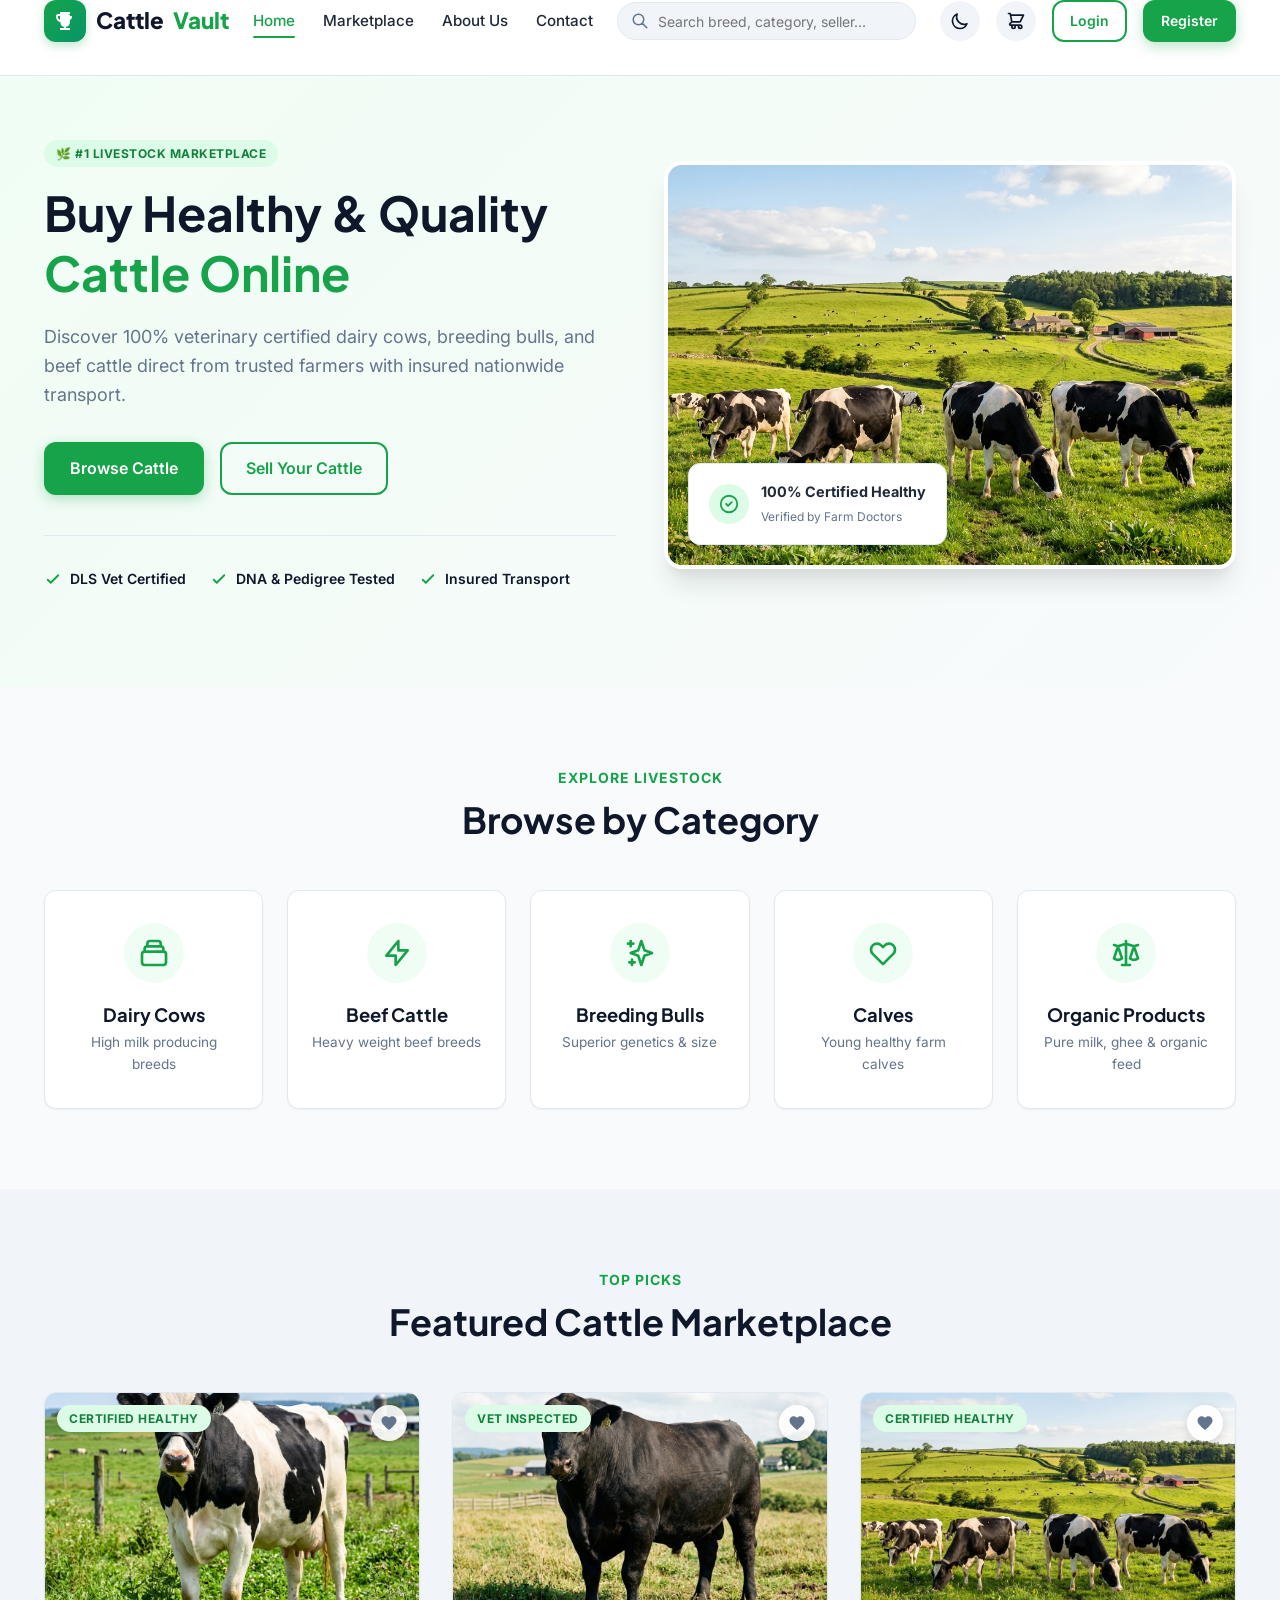
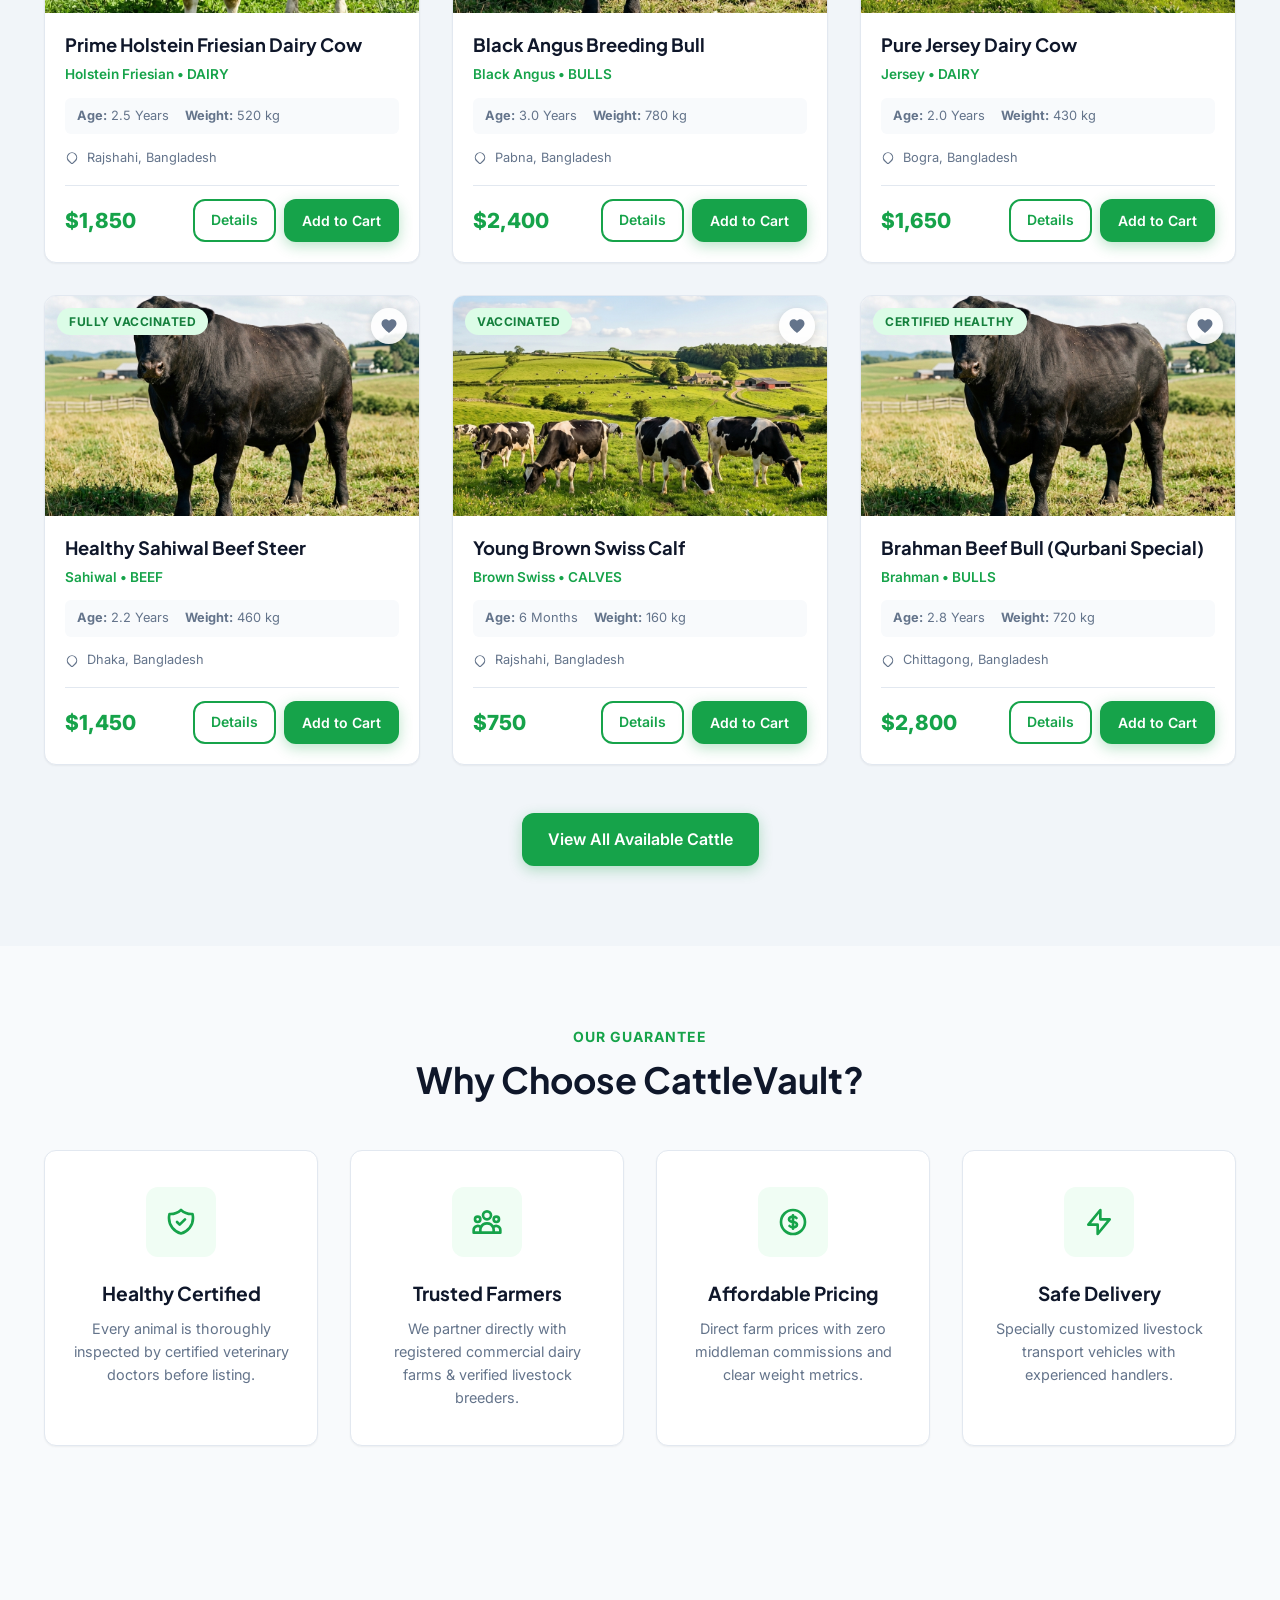
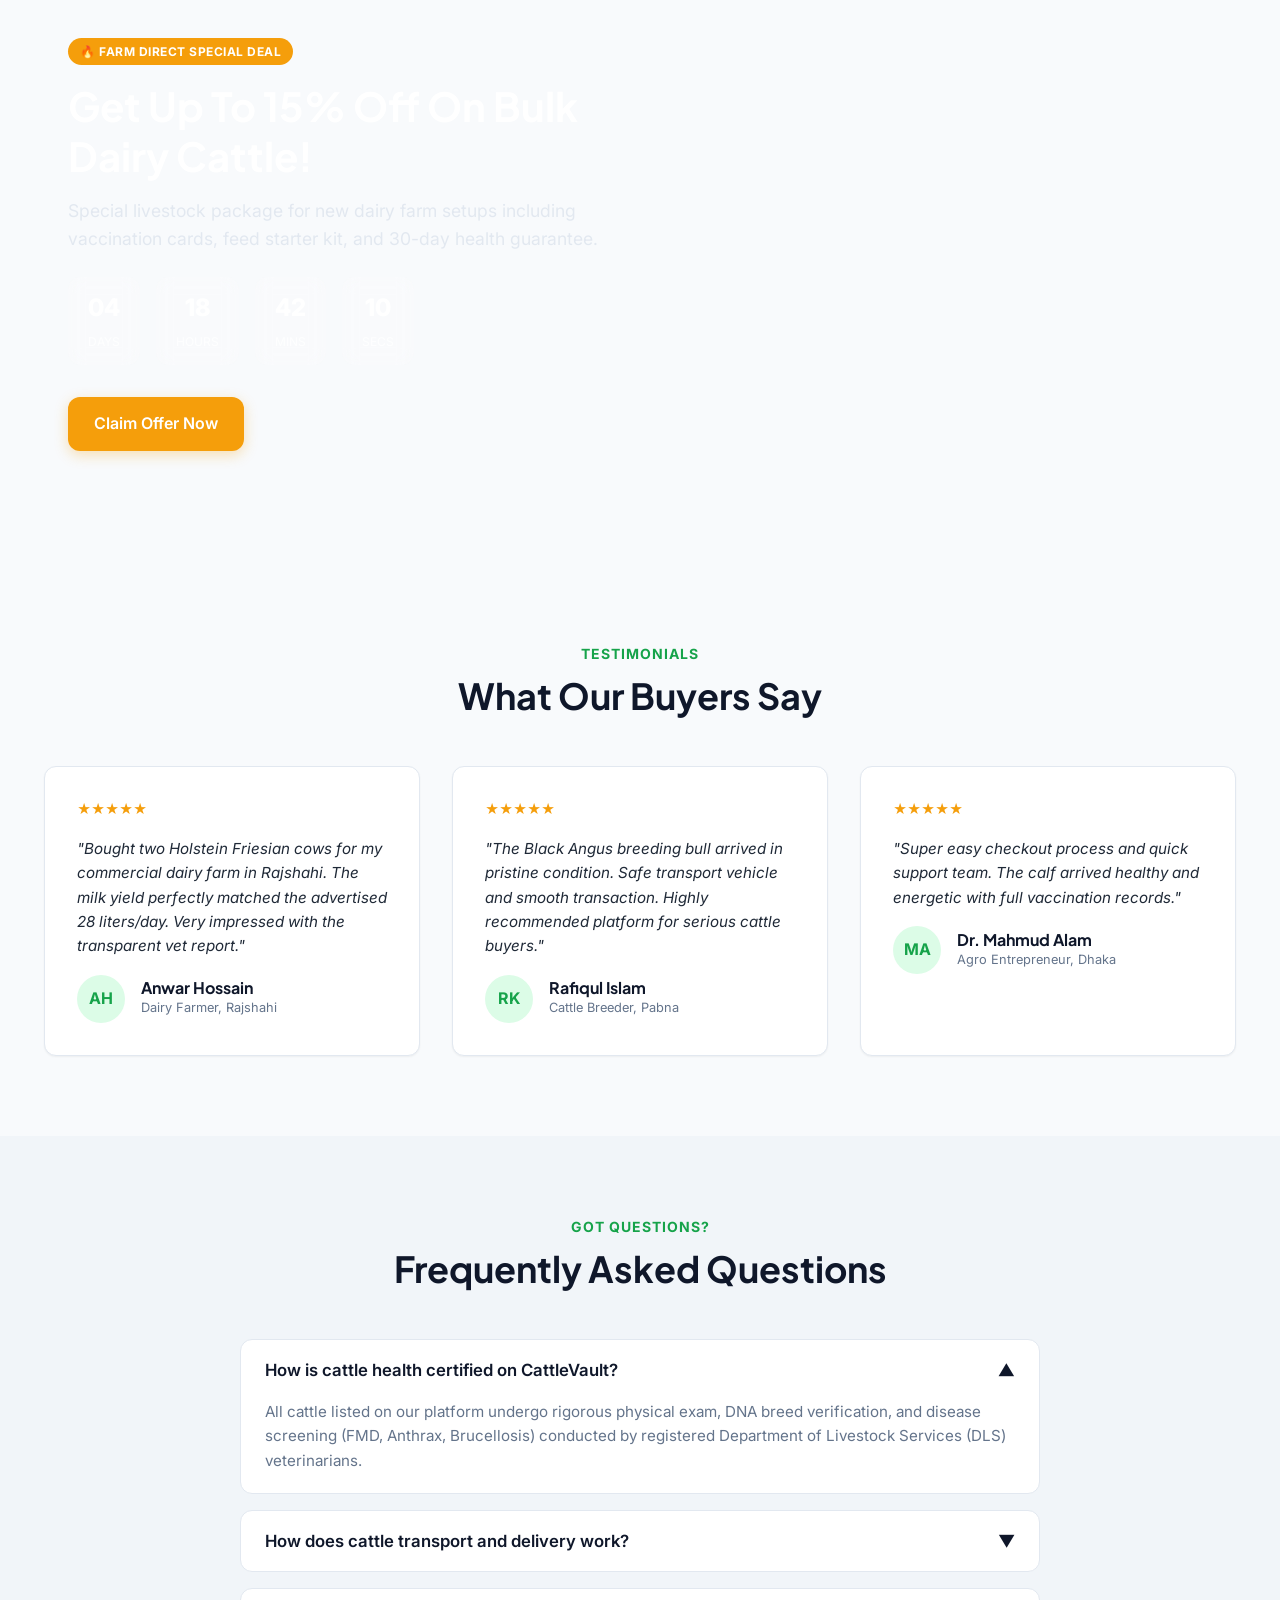
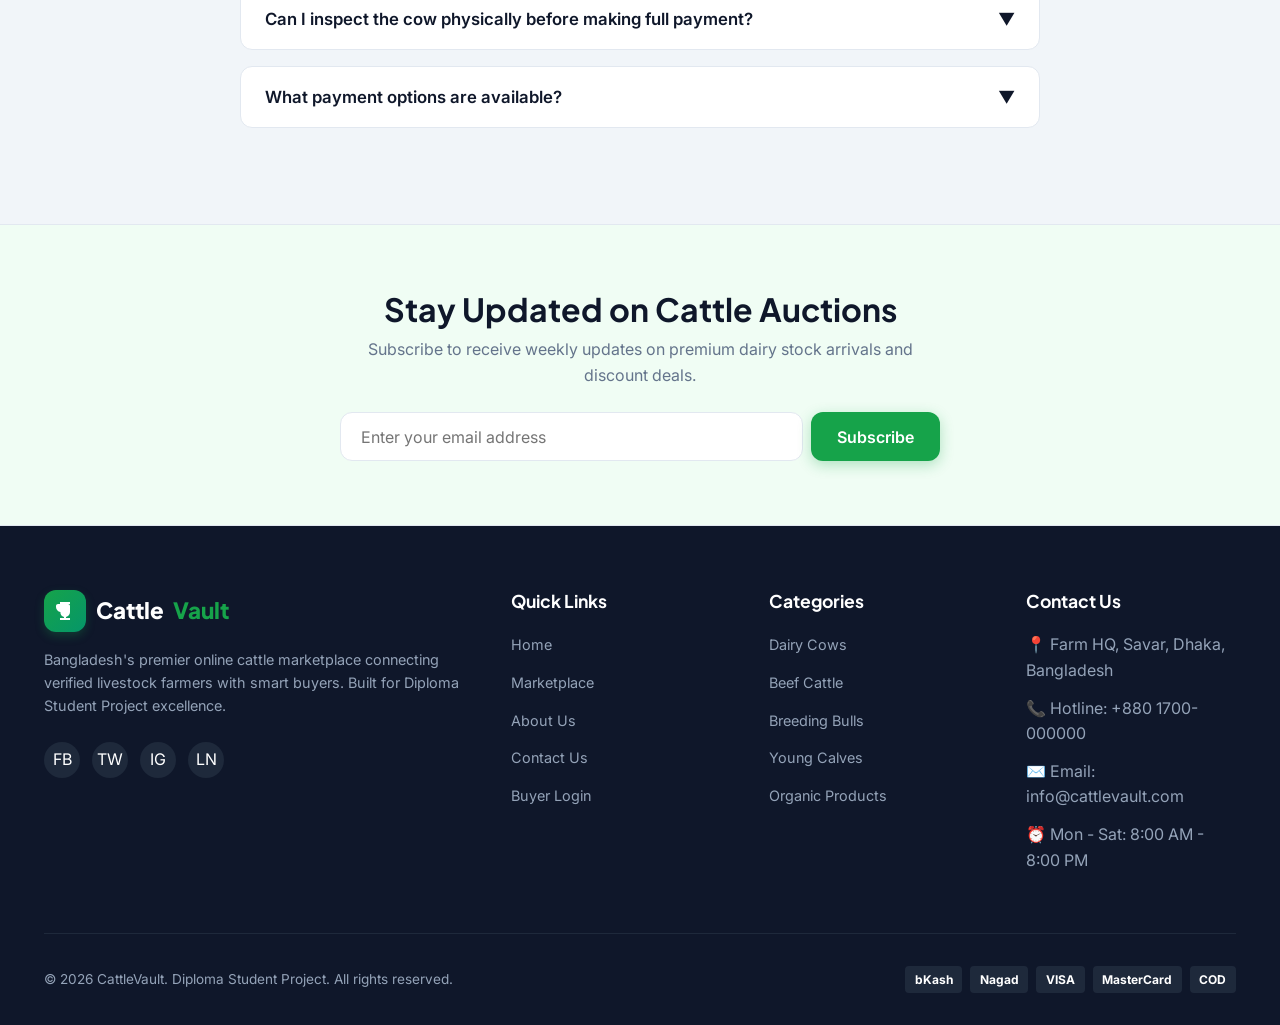
<file: Cow-Business-Ecommerce/index.html>
<!DOCTYPE html>
<html lang="en">
<head>
    <meta charset="UTF-8">
    <meta name="viewport" content="width=device-width, initial-scale=1.0">
    <meta name="description" content="CattleVault - Buy Healthy & Quality Cattle Online. Premier Cattle Marketplace for Dairy Cows, Beef Bulls, and Calves. Certified Livestock & Safe Delivery.">
    <title>CattleVault | Buy Healthy & Quality Cattle Online</title>

    <!-- Stylesheets -->
    <link rel="stylesheet" href="css/style.css">
    <link rel="stylesheet" href="css/responsive.css">
</head>
<body>

    <!-- ==================== HEADER ==================== -->
    <header class="header">
        <div class="container">
            <nav class="navbar">
                <!-- Logo -->
                <a href="index.html" class="logo">
                    <div class="logo-icon">
                        <svg width="24" height="24" fill="currentColor" viewBox="0 0 24 24">
                            <path d="M19 5h-2V3H7v2H5c-1.1 0-2 .9-2 2v1c0 2.55 1.92 4.63 4.39 4.94A5.01 5.01 0 0011 17.9V19H7v2h10v-2h-4v-1.1c2.25-.41 4-2.39 4-4.9V7c0-1.1-.9-2-2-2zM5 8V7h2v3.82C5.84 10.4 5 9.3 5 8zm14 0c0 1.3-.84 2.4-2 2.82V7h2v1z"/>
                        </svg>
                    </div>
                    Cattle<span>Vault</span>
                </a>

                <!-- Navigation Menu -->
                <ul class="nav-menu" id="nav-menu">
                    <li><a href="index.html" class="nav-link active">Home</a></li>
                    <li><a href="cows.html" class="nav-link">Marketplace</a></li>
                    <li><a href="about.html" class="nav-link">About Us</a></li>
                    <li><a href="contact.html" class="nav-link">Contact</a></li>
                </ul>

                <!-- Live Search Box -->
                <div class="nav-search">
                    <button class="search-icon-btn" aria-label="Search">
                        <svg width="18" height="18" fill="none" stroke="currentColor" viewBox="0 0 24 24"><path stroke-linecap="round" stroke-linejoin="round" stroke-width="2" d="M21 21l-6-6m2-5a7 7 0 11-14 0 7 7 0 0114 0z"></path></svg>
                    </button>
                    <input type="text" id="nav-search-input" class="search-input" placeholder="Search breed, category, seller...">
                    <div class="search-suggestions" id="search-suggestions"></div>
                </div>

                <!-- Action Icons & Auth -->
                <div class="nav-actions">
                    <button class="icon-btn" id="theme-toggle-btn" title="Toggle Theme" aria-label="Toggle Dark Mode">
                        <svg width="20" height="20" fill="none" stroke="currentColor" viewBox="0 0 24 24"><path stroke-linecap="round" stroke-linejoin="round" stroke-width="2" d="M20.354 15.354A9 9 0 018.646 3.646 9.003 9.003 0 0012 21a9.003 9.003 0 008.354-5.646z"></path></svg>
                    </button>

                    <a href="cart.html" class="icon-btn" title="Shopping Cart" aria-label="View Cart">
                        <svg width="20" height="20" fill="none" stroke="currentColor" viewBox="0 0 24 24"><path stroke-linecap="round" stroke-linejoin="round" stroke-width="2" d="M3 3h2l.4 2M7 13h10l4-8H5.4M7 13L5.4 5M7 13l-2.293 2.293c-.63.63-.184 1.707.707 1.707H17m0 0a2 2 0 100 4 2 2 0 000-4zm-8 0a2 2 0 100 4 2 2 0 000-4z"></path></svg>
                        <span class="icon-badge cart-badge">0</span>
                    </a>

                    <a href="login.html" class="btn btn-secondary btn-sm">Login</a>
                    <a href="register.html" class="btn btn-primary btn-sm">Register</a>

                    <!-- Mobile Navigation Toggle -->
                    <button class="mobile-toggle" id="mobile-toggle" aria-label="Toggle Navigation Menu">
                        <svg width="24" height="24" fill="none" stroke="currentColor" viewBox="0 0 24 24"><path stroke-linecap="round" stroke-linejoin="round" stroke-width="2" d="M4 6h16M4 12h16M4 18h16"></path></svg>
                    </button>
                </div>
            </nav>
        </div>
    </header>

    <!-- ==================== HERO SECTION ==================== -->
    <section class="hero">
        <div class="container">
            <div class="hero-grid">
                <div class="hero-content">
                    <span class="badge badge-success" style="margin-bottom: 1rem;">🌿 #1 Livestock Marketplace</span>
                    <h1>Buy Healthy & Quality <span>Cattle Online</span></h1>
                    <p>Discover 100% veterinary certified dairy cows, breeding bulls, and beef cattle direct from trusted farmers with insured nationwide transport.</p>
                    
                    <div class="hero-buttons">
                        <a href="cows.html" class="btn btn-primary">Browse Cattle</a>
                        <a href="contact.html" class="btn btn-secondary">Sell Your Cattle</a>
                    </div>

                    <div class="hero-features-list">
                        <div class="feature-pill">
                            <svg width="18" height="18" fill="none" stroke="currentColor" viewBox="0 0 24 24"><path stroke-linecap="round" stroke-linejoin="round" stroke-width="2.5" d="M5 13l4 4L19 7"></path></svg>
                            DLS Vet Certified
                        </div>
                        <div class="feature-pill">
                            <svg width="18" height="18" fill="none" stroke="currentColor" viewBox="0 0 24 24"><path stroke-linecap="round" stroke-linejoin="round" stroke-width="2.5" d="M5 13l4 4L19 7"></path></svg>
                            DNA & Pedigree Tested
                        </div>
                        <div class="feature-pill">
                            <svg width="18" height="18" fill="none" stroke="currentColor" viewBox="0 0 24 24"><path stroke-linecap="round" stroke-linejoin="round" stroke-width="2.5" d="M5 13l4 4L19 7"></path></svg>
                            Insured Transport
                        </div>
                    </div>
                </div>

                <div class="hero-image-wrapper">
                    <img src="images/hero_cow_banner_1785518020739.png" alt="Healthy Cattle Banner">
                    <div class="hero-floating-card">
                        <div class="card-icon">
                            <svg width="22" height="22" fill="none" stroke="currentColor" viewBox="0 0 24 24"><path stroke-linecap="round" stroke-linejoin="round" stroke-width="2" d="M9 12l2 2 4-4m6 2a9 9 0 11-18 0 9 9 0 0118 0z"></path></svg>
                        </div>
                        <div>
                            <strong style="font-size:0.9rem; display:block">100% Certified Healthy</strong>
                            <span style="font-size:0.75rem; color:var(--text-muted)">Verified by Farm Doctors</span>
                        </div>
                    </div>
                </div>
            </div>
        </div>
    </section>

    <!-- ==================== CATEGORIES SECTION ==================== -->
    <section class="categories-section">
        <div class="container">
            <div class="section-title">
                <span>Explore Livestock</span>
                <h2>Browse by Category</h2>
            </div>

            <div class="categories-grid">
                <div class="category-card" onclick="window.location.href='cows.html?category=dairy'">
                    <div class="category-icon">
                        <svg width="32" height="32" fill="none" stroke="currentColor" viewBox="0 0 24 24"><path stroke-linecap="round" stroke-linejoin="round" stroke-width="2" d="M19 11H5m14 0a2 2 0 012 2v6a2 2 0 01-2 2H5a2 2 0 01-2-2v-6a2 2 0 012-2m14 0V9a2 2 0 00-2-2M5 11V9a2 2 0 012-2m0 0V5a2 2 0 012-2h6a2 2 0 012 2v2M7 7h10"></path></svg>
                    </div>
                    <h3>Dairy Cows</h3>
                    <p>High milk producing breeds</p>
                </div>

                <div class="category-card" onclick="window.location.href='cows.html?category=beef'">
                    <div class="category-icon">
                        <svg width="32" height="32" fill="none" stroke="currentColor" viewBox="0 0 24 24"><path stroke-linecap="round" stroke-linejoin="round" stroke-width="2" d="M13 10V3L4 14h7v7l9-11h-7z"></path></svg>
                    </div>
                    <h3>Beef Cattle</h3>
                    <p>Heavy weight beef breeds</p>
                </div>

                <div class="category-card" onclick="window.location.href='cows.html?category=bulls'">
                    <div class="category-icon">
                        <svg width="32" height="32" fill="none" stroke="currentColor" viewBox="0 0 24 24"><path stroke-linecap="round" stroke-linejoin="round" stroke-width="2" d="M5 3v4M3 5h4M6 17v4m-2-2h4m5-16l2.286 6.857L21 12l-5.714 2.143L13 21l-2.286-6.857L5 12l5.714-2.143L13 3z"></path></svg>
                    </div>
                    <h3>Breeding Bulls</h3>
                    <p>Superior genetics & size</p>
                </div>

                <div class="category-card" onclick="window.location.href='cows.html?category=calves'">
                    <div class="category-icon">
                        <svg width="32" height="32" fill="none" stroke="currentColor" viewBox="0 0 24 24"><path stroke-linecap="round" stroke-linejoin="round" stroke-width="2" d="M4.318 6.318a4.5 4.5 0 000 6.364L12 20.364l7.682-7.682a4.5 4.5 0 00-6.364-6.364L12 7.636l-1.318-1.318a4.5 4.5 0 00-6.364 0z"></path></svg>
                    </div>
                    <h3>Calves</h3>
                    <p>Young healthy farm calves</p>
                </div>

                <div class="category-card" onclick="window.location.href='cows.html?category=organic'">
                    <div class="category-icon">
                        <svg width="32" height="32" fill="none" stroke="currentColor" viewBox="0 0 24 24"><path stroke-linecap="round" stroke-linejoin="round" stroke-width="2" d="M3 6l3 1m0 0l-3 9a5.002 5.002 0 006.001 0M6 7l3 9M6 7l6-2m6 2l3-1m-3 1l-3 9a5.002 5.002 0 006.001 0M18 7l3 9m-3-9l-6-2m0-2v2m0 16V5m0 16H9m3 0h3"></path></svg>
                    </div>
                    <h3>Organic Products</h3>
                    <p>Pure milk, ghee & organic feed</p>
                </div>
            </div>
        </div>
    </section>

    <!-- ==================== FEATURED CATTLE ==================== -->
    <section class="featured-section">
        <div class="container">
            <div class="section-title">
                <span>Top Picks</span>
                <h2>Featured Cattle Marketplace</h2>
            </div>

            <!-- Dynamic Products Grid -->
            <div class="products-grid" id="featured-products-container">
                <!-- JS Populated Cards -->
            </div>

            <div style="text-align: center; margin-top: 3rem;">
                <a href="cows.html" class="btn btn-primary">View All Available Cattle</a>
            </div>
        </div>
    </section>

    <!-- ==================== WHY CHOOSE US ==================== -->
    <section class="why-us-section">
        <div class="container">
            <div class="section-title">
                <span>Our Guarantee</span>
                <h2>Why Choose CattleVault?</h2>
            </div>

            <div class="features-grid">
                <div class="feature-box">
                    <div class="feature-icon-wrapper">
                        <svg width="32" height="32" fill="none" stroke="currentColor" viewBox="0 0 24 24"><path stroke-linecap="round" stroke-linejoin="round" stroke-width="2" d="M9 12l2 2 4-4m5.618-4.016A11.955 11.955 0 0112 2.944a11.955 11.955 0 01-8.618 3.04A12.02 12.02 0 003 9c0 5.591 3.824 10.29 9 11.622 5.176-1.332 9-6.03 9-11.622 0-1.042-.133-2.052-.382-3.016z"></path></svg>
                    </div>
                    <h3>Healthy Certified</h3>
                    <p>Every animal is thoroughly inspected by certified veterinary doctors before listing.</p>
                </div>

                <div class="feature-box">
                    <div class="feature-icon-wrapper">
                        <svg width="32" height="32" fill="none" stroke="currentColor" viewBox="0 0 24 24"><path stroke-linecap="round" stroke-linejoin="round" stroke-width="2" d="M17 20h5v-2a3 3 0 00-5.356-1.857M17 20H7m10 0v-2c0-.656-.126-1.283-.356-1.857M7 20H2v-2a3 3 0 015.356-1.857M7 20v-2c0-.656.126-1.283.356-1.857m0 0a5.002 5.002 0 019.288 0M15 7a3 3 0 11-6 0 3 3 0 016 0zm6 3a2 2 0 11-4 0 2 2 0 014 0zM7 10a2 2 0 11-4 0 2 2 0 014 0z"></path></svg>
                    </div>
                    <h3>Trusted Farmers</h3>
                    <p>We partner directly with registered commercial dairy farms & verified livestock breeders.</p>
                </div>

                <div class="feature-box">
                    <div class="feature-icon-wrapper">
                        <svg width="32" height="32" fill="none" stroke="currentColor" viewBox="0 0 24 24"><path stroke-linecap="round" stroke-linejoin="round" stroke-width="2" d="M12 8c-1.657 0-3 .895-3 2s1.343 2 3 2 3 .895 3 2-1.343 2-3 2m0-8c1.11 0 2.08.402 2.599 1M12 8V7m0 1v8m0 0v1m0-1c-1.11 0-2.08-.402-2.599-1M21 12a9 9 0 11-18 0 9 9 0 0118 0z"></path></svg>
                    </div>
                    <h3>Affordable Pricing</h3>
                    <p>Direct farm prices with zero middleman commissions and clear weight metrics.</p>
                </div>

                <div class="feature-box">
                    <div class="feature-icon-wrapper">
                        <svg width="32" height="32" fill="none" stroke="currentColor" viewBox="0 0 24 24"><path stroke-linecap="round" stroke-linejoin="round" stroke-width="2" d="M13 10V3L4 14h7v7l9-11h-7z"></path></svg>
                    </div>
                    <h3>Safe Delivery</h3>
                    <p>Specially customized livestock transport vehicles with experienced handlers.</p>
                </div>
            </div>
        </div>
    </section>

    <!-- ==================== SPECIAL OFFERS ==================== -->
    <section class="container">
        <div class="offers-section">
            <div class="offers-grid container">
                <div class="offers-content">
                    <span class="badge badge-accent" style="margin-bottom: 1rem;">🔥 Farm Direct Special Deal</span>
                    <h2>Get Up To 15% Off On Bulk Dairy Cattle!</h2>
                    <p>Special livestock package for new dairy farm setups including vaccination cards, feed starter kit, and 30-day health guarantee.</p>

                    <div class="timer">
                        <div class="timer-box">
                            <span class="number">04</span>
                            <span class="label">Days</span>
                        </div>
                        <div class="timer-box">
                            <span class="number">18</span>
                            <span class="label">Hours</span>
                        </div>
                        <div class="timer-box">
                            <span class="number">42</span>
                            <span class="label">Mins</span>
                        </div>
                        <div class="timer-box">
                            <span class="number">10</span>
                            <span class="label">Secs</span>
                        </div>
                    </div>

                    <a href="cows.html" class="btn btn-accent">Claim Offer Now</a>
                </div>
            </div>
        </div>
    </section>

    <!-- ==================== CUSTOMER REVIEWS ==================== -->
    <section class="reviews-section">
        <div class="container">
            <div class="section-title">
                <span>Testimonials</span>
                <h2>What Our Buyers Say</h2>
            </div>

            <div class="reviews-grid">
                <div class="review-card">
                    <div class="rating-stars">★★★★★</div>
                    <p class="review-text">"Bought two Holstein Friesian cows for my commercial dairy farm in Rajshahi. The milk yield perfectly matched the advertised 28 liters/day. Very impressed with the transparent vet report."</p>
                    <div class="review-user">
                        <div class="user-avatar">AH</div>
                        <div class="user-info">
                            <h4>Anwar Hossain</h4>
                            <p>Dairy Farmer, Rajshahi</p>
                        </div>
                    </div>
                </div>

                <div class="review-card">
                    <div class="rating-stars">★★★★★</div>
                    <p class="review-text">"The Black Angus breeding bull arrived in pristine condition. Safe transport vehicle and smooth transaction. Highly recommended platform for serious cattle buyers."</p>
                    <div class="review-user">
                        <div class="user-avatar">RK</div>
                        <div class="user-info">
                            <h4>Rafiqul Islam</h4>
                            <p>Cattle Breeder, Pabna</p>
                        </div>
                    </div>
                </div>

                <div class="review-card">
                    <div class="rating-stars">★★★★★</div>
                    <p class="review-text">"Super easy checkout process and quick support team. The calf arrived healthy and energetic with full vaccination records."</p>
                    <div class="review-user">
                        <div class="user-avatar">MA</div>
                        <div class="user-info">
                            <h4>Dr. Mahmud Alam</h4>
                            <p>Agro Entrepreneur, Dhaka</p>
                        </div>
                    </div>
                </div>
            </div>
        </div>
    </section>

    <!-- ==================== FAQ SECTION ==================== -->
    <section class="faq-section">
        <div class="container">
            <div class="section-title">
                <span>Got Questions?</span>
                <h2>Frequently Asked Questions</h2>
            </div>

            <div class="faq-container">
                <div class="faq-item active">
                    <button class="faq-question">
                        How is cattle health certified on CattleVault?
                        <span class="faq-icon">▼</span>
                    </button>
                    <div class="faq-answer">
                        All cattle listed on our platform undergo rigorous physical exam, DNA breed verification, and disease screening (FMD, Anthrax, Brucellosis) conducted by registered Department of Livestock Services (DLS) veterinarians.
                    </div>
                </div>

                <div class="faq-item">
                    <button class="faq-question">
                        How does cattle transport and delivery work?
                        <span class="faq-icon">▼</span>
                    </button>
                    <div class="faq-answer">
                        We operate specialized climate-managed livestock trucks with soft bedding, fodder, and onboard animal handlers to ensure zero stress delivery straight to your farm address.
                    </div>
                </div>

                <div class="faq-item">
                    <button class="faq-question">
                        Can I inspect the cow physically before making full payment?
                        <span class="faq-icon">▼</span>
                    </button>
                    <div class="faq-answer">
                        Yes! You can schedule a physical farm visit or live video inspection call with the seller through our portal before confirming your deposit.
                    </div>
                </div>

                <div class="faq-item">
                    <button class="faq-question">
                        What payment options are available?
                        <span class="faq-icon">▼</span>
                    </button>
                    <div class="faq-answer">
                        We accept Bank Wire Transfer, Credit/Debit Cards, Cash on Farm Delivery, and Mobile Banking (bKash / Nagad).
                    </div>
                </div>
            </div>
        </div>
    </section>

    <!-- ==================== NEWSLETTER ==================== -->
    <section class="newsletter-section">
        <div class="container">
            <div class="newsletter-box">
                <h2>Stay Updated on Cattle Auctions</h2>
                <p>Subscribe to receive weekly updates on premium dairy stock arrivals and discount deals.</p>
                <form class="newsletter-form" onsubmit="event.preventDefault(); showToast('Subscribed to newsletter!', 'success');">
                    <input type="email" placeholder="Enter your email address" required>
                    <button type="submit" class="btn btn-primary">Subscribe</button>
                </form>
            </div>
        </div>
    </section>

    <!-- ==================== FOOTER ==================== -->
    <footer class="footer">
        <div class="container">
            <div class="footer-grid">
                <div class="footer-brand">
                    <a href="index.html" class="logo">
                        <div class="logo-icon">
                            <svg width="24" height="24" fill="currentColor" viewBox="0 0 24 24"><path d="M19 5h-2V3H7v2H5c-1.1 0-2 .9-2 2v1c0 2.55 1.92 4.63 4.39 4.94A5.01 5.01 0 0011 17.9V19H7v2h10v-2h-4v-1.1c2.25-.41 4-2.39 4-4.9V7c0-1.1-.9-2-2-2z"/></svg>
                        </div>
                        Cattle<span>Vault</span>
                    </a>
                    <p>Bangladesh's premier online cattle marketplace connecting verified livestock farmers with smart buyers. Built for Diploma Student Project excellence.</p>
                    <div class="social-links">
                        <a href="#" class="social-icon" aria-label="Facebook">FB</a>
                        <a href="#" class="social-icon" aria-label="Twitter">TW</a>
                        <a href="#" class="social-icon" aria-label="Instagram">IG</a>
                        <a href="#" class="social-icon" aria-label="LinkedIn">LN</a>
                    </div>
                </div>

                <div class="footer-column">
                    <h3>Quick Links</h3>
                    <ul class="footer-links">
                        <li><a href="index.html">Home</a></li>
                        <li><a href="cows.html">Marketplace</a></li>
                        <li><a href="about.html">About Us</a></li>
                        <li><a href="contact.html">Contact Us</a></li>
                        <li><a href="login.html">Buyer Login</a></li>
                    </ul>
                </div>

                <div class="footer-column">
                    <h3>Categories</h3>
                    <ul class="footer-links">
                        <li><a href="cows.html?category=dairy">Dairy Cows</a></li>
                        <li><a href="cows.html?category=beef">Beef Cattle</a></li>
                        <li><a href="cows.html?category=bulls">Breeding Bulls</a></li>
                        <li><a href="cows.html?category=calves">Young Calves</a></li>
                        <li><a href="cows.html?category=organic">Organic Products</a></li>
                    </ul>
                </div>

                <div class="footer-column">
                    <h3>Contact Us</h3>
                    <ul class="footer-links">
                        <li>📍 Farm HQ, Savar, Dhaka, Bangladesh</li>
                        <li>📞 Hotline: +880 1700-000000</li>
                        <li>✉️ Email: info@cattlevault.com</li>
                        <li>⏰ Mon - Sat: 8:00 AM - 8:00 PM</li>
                    </ul>
                </div>
            </div>

            <div class="footer-bottom">
                <p>&copy; 2026 CattleVault. Diploma Student Project. All rights reserved.</p>
                <div class="payment-methods">
                    <span class="payment-badge">bKash</span>
                    <span class="payment-badge">Nagad</span>
                    <span class="payment-badge">VISA</span>
                    <span class="payment-badge">MasterCard</span>
                    <span class="payment-badge">COD</span>
                </div>
            </div>
        </div>
    </footer>

    <!-- Scroll To Top Button -->
    <button class="scroll-top-btn" id="scroll-top" aria-label="Scroll to top">↑</button>

    <!-- Scripts -->
    <script src="js/products.js"></script>
    <script src="js/cart.js"></script>
    <script src="js/script.js"></script>
</body>
</html>
</file>
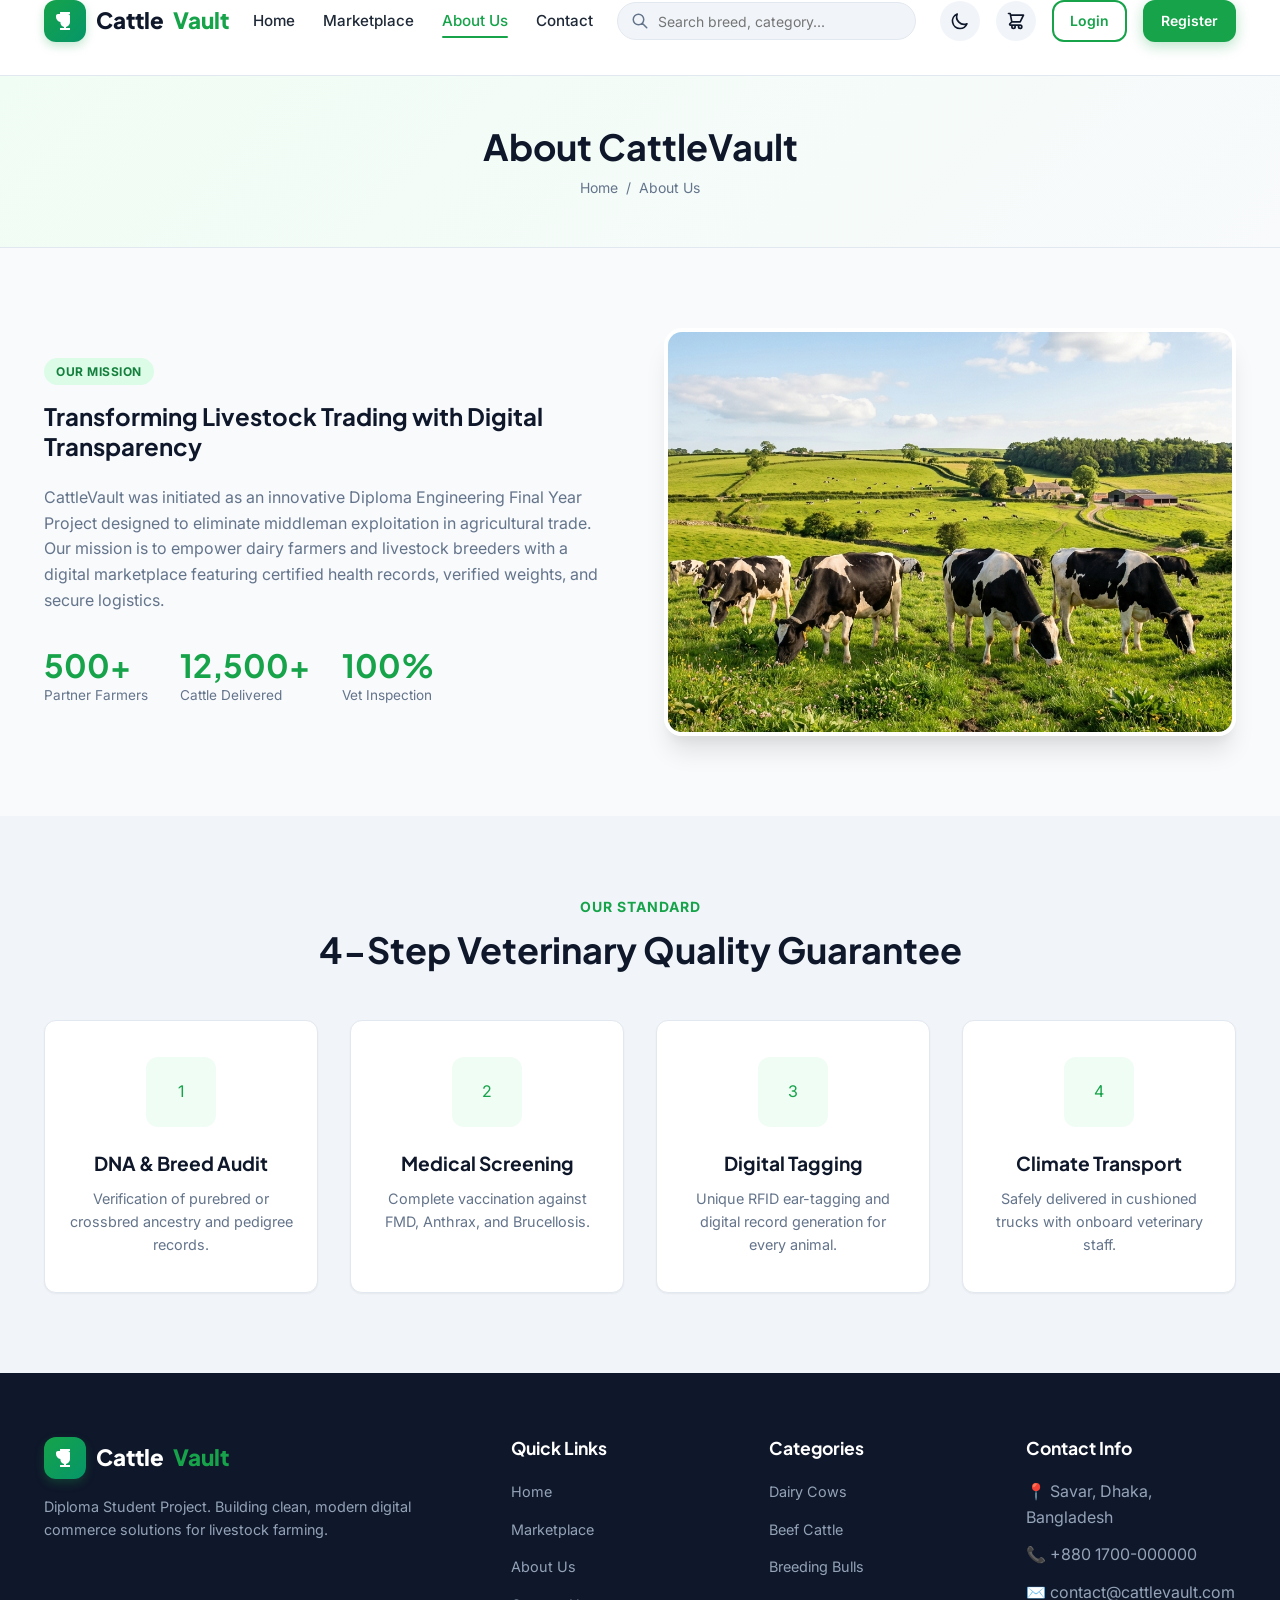
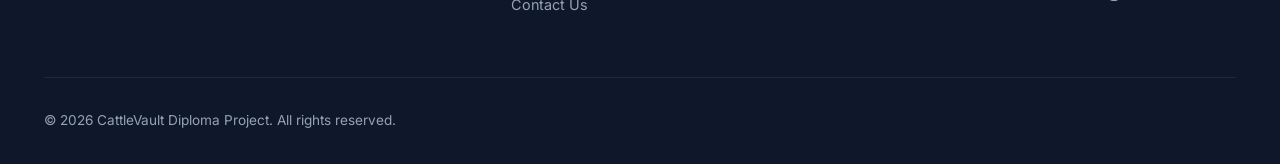
<file: Cow-Business-Ecommerce/about.html>
<!DOCTYPE html>
<html lang="en">
<head>
    <meta charset="UTF-8">
    <meta name="viewport" content="width=device-width, initial-scale=1.0">
    <meta name="description" content="About CattleVault - Modern Cattle Marketplace and Veterinary Certified Livestock Platform.">
    <title>About Us | CattleVault</title>
    <link rel="stylesheet" href="css/style.css">
    <link rel="stylesheet" href="css/responsive.css">
</head>
<body>

    <!-- ==================== HEADER ==================== -->
    <header class="header">
        <div class="container">
            <nav class="navbar">
                <a href="index.html" class="logo">
                    <div class="logo-icon">
                        <svg width="24" height="24" fill="currentColor" viewBox="0 0 24 24"><path d="M19 5h-2V3H7v2H5c-1.1 0-2 .9-2 2v1c0 2.55 1.92 4.63 4.39 4.94A5.01 5.01 0 0011 17.9V19H7v2h10v-2h-4v-1.1c2.25-.41 4-2.39 4-4.9V7c0-1.1-.9-2-2-2z"/></svg>
                    </div>
                    Cattle<span>Vault</span>
                </a>

                <ul class="nav-menu" id="nav-menu">
                    <li><a href="index.html" class="nav-link">Home</a></li>
                    <li><a href="cows.html" class="nav-link">Marketplace</a></li>
                    <li><a href="about.html" class="nav-link active">About Us</a></li>
                    <li><a href="contact.html" class="nav-link">Contact</a></li>
                </ul>

                <div class="nav-search">
                    <button class="search-icon-btn"><svg width="18" height="18" fill="none" stroke="currentColor" viewBox="0 0 24 24"><path stroke-linecap="round" stroke-linejoin="round" stroke-width="2" d="M21 21l-6-6m2-5a7 7 0 11-14 0 7 7 0 0114 0z"></path></svg></button>
                    <input type="text" id="nav-search-input" class="search-input" placeholder="Search breed, category...">
                    <div class="search-suggestions" id="search-suggestions"></div>
                </div>

                <div class="nav-actions">
                    <button class="icon-btn" id="theme-toggle-btn" title="Toggle Theme"><svg width="20" height="20" fill="none" stroke="currentColor" viewBox="0 0 24 24"><path stroke-linecap="round" stroke-linejoin="round" stroke-width="2" d="M20.354 15.354A9 9 0 018.646 3.646 9.003 9.003 0 0012 21a9.003 9.003 0 008.354-5.646z"></path></svg></button>
                    <a href="cart.html" class="icon-btn"><svg width="20" height="20" fill="none" stroke="currentColor" viewBox="0 0 24 24"><path stroke-linecap="round" stroke-linejoin="round" stroke-width="2" d="M3 3h2l.4 2M7 13h10l4-8H5.4M7 13L5.4 5M7 13l-2.293 2.293c-.63.63-.184 1.707.707 1.707H17m0 0a2 2 0 100 4 2 2 0 000-4zm-8 0a2 2 0 100 4 2 2 0 000-4z"></path></svg><span class="icon-badge cart-badge">0</span></a>
                    <a href="login.html" class="btn btn-secondary btn-sm">Login</a>
                    <a href="register.html" class="btn btn-primary btn-sm">Register</a>
                    <button class="mobile-toggle" id="mobile-toggle"><svg width="24" height="24" fill="none" stroke="currentColor" viewBox="0 0 24 24"><path stroke-linecap="round" stroke-linejoin="round" stroke-width="2" d="M4 6h16M4 12h16M4 18h16"></path></svg></button>
                </div>
            </nav>
        </div>
    </header>

    <!-- ==================== PAGE HEADER ==================== -->
    <section class="page-header">
        <div class="container">
            <h1>About CattleVault</h1>
            <div class="breadcrumb">
                <a href="index.html">Home</a> / <span>About Us</span>
            </div>
        </div>
    </section>

    <!-- ==================== ABOUT CONTENT ==================== -->
    <section class="container" style="padding: 5rem 1.5rem;">
        <div class="hero-grid">
            <div>
                <span class="badge badge-success" style="margin-bottom:1rem">Our Mission</span>
                <h2>Transforming Livestock Trading with Digital Transparency</h2>
                <p style="margin: 1.5rem 0; color: var(--text-muted)">
                    CattleVault was initiated as an innovative Diploma Engineering Final Year Project designed to eliminate middleman exploitation in agricultural trade. Our mission is to empower dairy farmers and livestock breeders with a digital marketplace featuring certified health records, verified weights, and secure logistics.
                </p>
                <div style="display:flex; gap:2rem; margin-top:2rem">
                    <div>
                        <h3 style="font-size:2rem; color:var(--primary-color)">500+</h3>
                        <p style="font-size:0.85rem; color:var(--text-muted)">Partner Farmers</p>
                    </div>
                    <div>
                        <h3 style="font-size:2rem; color:var(--primary-color)">12,500+</h3>
                        <p style="font-size:0.85rem; color:var(--text-muted)">Cattle Delivered</p>
                    </div>
                    <div>
                        <h3 style="font-size:2rem; color:var(--primary-color)">100%</h3>
                        <p style="font-size:0.85rem; color:var(--text-muted)">Vet Inspection</p>
                    </div>
                </div>
            </div>

            <div class="hero-image-wrapper">
                <img src="images/hero_cow_banner_1785518020739.png" alt="About Farm">
            </div>
        </div>
    </section>

    <!-- ==================== QUALITY ASSURANCE PROCESS ==================== -->
    <section style="background:var(--bg-alt); padding: 5rem 0;">
        <div class="container">
            <div class="section-title">
                <span>Our Standard</span>
                <h2>4-Step Veterinary Quality Guarantee</h2>
            </div>

            <div class="features-grid">
                <div class="feature-box">
                    <div class="feature-icon-wrapper">1</div>
                    <h3>DNA & Breed Audit</h3>
                    <p>Verification of purebred or crossbred ancestry and pedigree records.</p>
                </div>
                <div class="feature-box">
                    <div class="feature-icon-wrapper">2</div>
                    <h3>Medical Screening</h3>
                    <p>Complete vaccination against FMD, Anthrax, and Brucellosis.</p>
                </div>
                <div class="feature-box">
                    <div class="feature-icon-wrapper">3</div>
                    <h3>Digital Tagging</h3>
                    <p>Unique RFID ear-tagging and digital record generation for every animal.</p>
                </div>
                <div class="feature-box">
                    <div class="feature-icon-wrapper">4</div>
                    <h3>Climate Transport</h3>
                    <p>Safely delivered in cushioned trucks with onboard veterinary staff.</p>
                </div>
            </div>
        </div>
    </section>

    <!-- ==================== FOOTER ==================== -->
    <footer class="footer">
        <div class="container">
            <div class="footer-grid">
                <div class="footer-brand">
                    <a href="index.html" class="logo"><div class="logo-icon"><svg width="24" height="24" fill="currentColor" viewBox="0 0 24 24"><path d="M19 5h-2V3H7v2H5c-1.1 0-2 .9-2 2v1c0 2.55 1.92 4.63 4.39 4.94A5.01 5.01 0 0011 17.9V19H7v2h10v-2h-4v-1.1c2.25-.41 4-2.39 4-4.9V7c0-1.1-.9-2-2-2z"/></svg></div>Cattle<span>Vault</span></a>
                    <p>Diploma Student Project. Building clean, modern digital commerce solutions for livestock farming.</p>
                </div>
                <div class="footer-column">
                    <h3>Quick Links</h3>
                    <ul class="footer-links">
                        <li><a href="index.html">Home</a></li>
                        <li><a href="cows.html">Marketplace</a></li>
                        <li><a href="about.html">About Us</a></li>
                        <li><a href="contact.html">Contact Us</a></li>
                    </ul>
                </div>
                <div class="footer-column">
                    <h3>Categories</h3>
                    <ul class="footer-links">
                        <li><a href="cows.html?category=dairy">Dairy Cows</a></li>
                        <li><a href="cows.html?category=beef">Beef Cattle</a></li>
                        <li><a href="cows.html?category=bulls">Breeding Bulls</a></li>
                    </ul>
                </div>
                <div class="footer-column">
                    <h3>Contact Info</h3>
                    <ul class="footer-links">
                        <li>📍 Savar, Dhaka, Bangladesh</li>
                        <li>📞 +880 1700-000000</li>
                        <li>✉️ contact@cattlevault.com</li>
                    </ul>
                </div>
            </div>
            <div class="footer-bottom">
                <p>&copy; 2026 CattleVault Diploma Project. All rights reserved.</p>
            </div>
        </div>
    </footer>

    <button class="scroll-top-btn" id="scroll-top">↑</button>
    <script src="js/products.js"></script>
    <script src="js/cart.js"></script>
    <script src="js/script.js"></script>
</body>
</html>
</file>
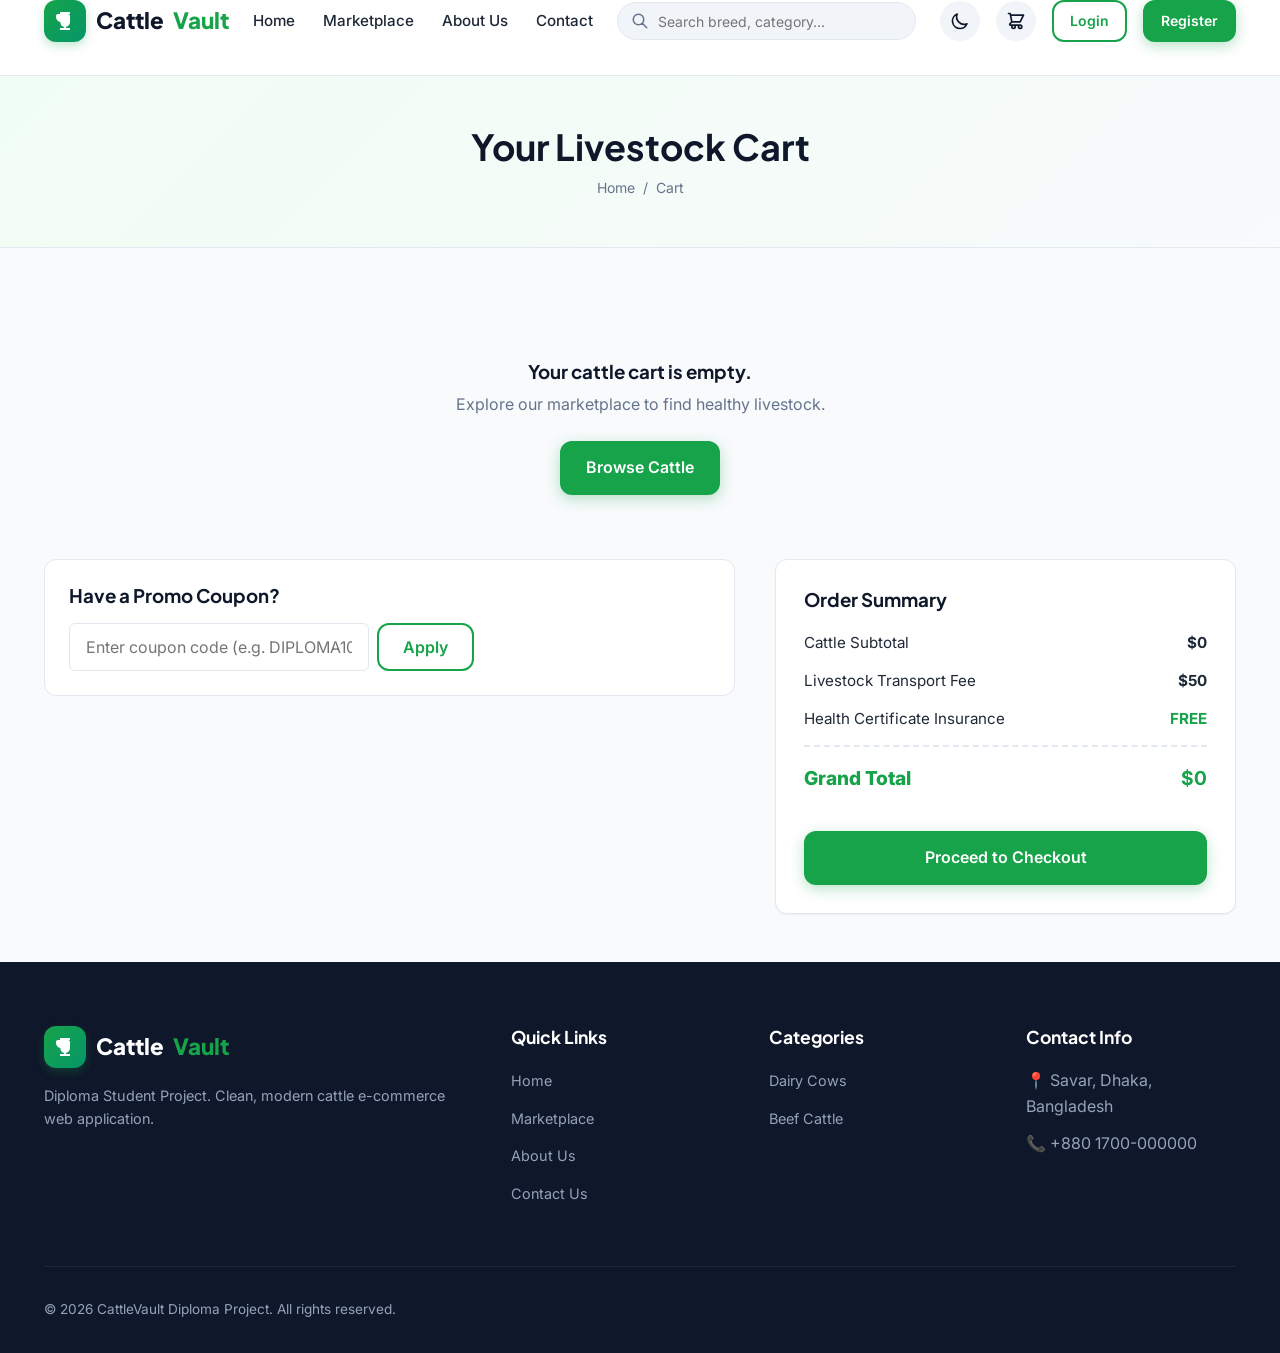
<file: Cow-Business-Ecommerce/cart.html>
<!DOCTYPE html>
<html lang="en">
<head>
    <meta charset="UTF-8">
    <meta name="viewport" content="width=device-width, initial-scale=1.0">
    <meta name="description" content="View your livestock cart and order summary on CattleVault.">
    <title>Shopping Cart | CattleVault</title>
    <link rel="stylesheet" href="css/style.css">
    <link rel="stylesheet" href="css/responsive.css">
</head>
<body>

    <!-- ==================== HEADER ==================== -->
    <header class="header">
        <div class="container">
            <nav class="navbar">
                <a href="index.html" class="logo">
                    <div class="logo-icon"><svg width="24" height="24" fill="currentColor" viewBox="0 0 24 24"><path d="M19 5h-2V3H7v2H5c-1.1 0-2 .9-2 2v1c0 2.55 1.92 4.63 4.39 4.94A5.01 5.01 0 0011 17.9V19H7v2h10v-2h-4v-1.1c2.25-.41 4-2.39 4-4.9V7c0-1.1-.9-2-2-2z"/></svg></div>
                    Cattle<span>Vault</span>
                </a>

                <ul class="nav-menu" id="nav-menu">
                    <li><a href="index.html" class="nav-link">Home</a></li>
                    <li><a href="cows.html" class="nav-link">Marketplace</a></li>
                    <li><a href="about.html" class="nav-link">About Us</a></li>
                    <li><a href="contact.html" class="nav-link">Contact</a></li>
                </ul>

                <div class="nav-search">
                    <button class="search-icon-btn"><svg width="18" height="18" fill="none" stroke="currentColor" viewBox="0 0 24 24"><path stroke-linecap="round" stroke-linejoin="round" stroke-width="2" d="M21 21l-6-6m2-5a7 7 0 11-14 0 7 7 0 0114 0z"></path></svg></button>
                    <input type="text" id="nav-search-input" class="search-input" placeholder="Search breed, category...">
                    <div class="search-suggestions" id="search-suggestions"></div>
                </div>

                <div class="nav-actions">
                    <button class="icon-btn" id="theme-toggle-btn" title="Toggle Theme"><svg width="20" height="20" fill="none" stroke="currentColor" viewBox="0 0 24 24"><path stroke-linecap="round" stroke-linejoin="round" stroke-width="2" d="M20.354 15.354A9 9 0 018.646 3.646 9.003 9.003 0 0012 21a9.003 9.003 0 008.354-5.646z"></path></svg></button>
                    <a href="cart.html" class="icon-btn"><svg width="20" height="20" fill="none" stroke="currentColor" viewBox="0 0 24 24"><path stroke-linecap="round" stroke-linejoin="round" stroke-width="2" d="M3 3h2l.4 2M7 13h10l4-8H5.4M7 13L5.4 5M7 13l-2.293 2.293c-.63.63-.184 1.707.707 1.707H17m0 0a2 2 0 100 4 2 2 0 000-4zm-8 0a2 2 0 100 4 2 2 0 000-4z"></path></svg><span class="icon-badge cart-badge">0</span></a>
                    <a href="login.html" class="btn btn-secondary btn-sm">Login</a>
                    <a href="register.html" class="btn btn-primary btn-sm">Register</a>
                    <button class="mobile-toggle" id="mobile-toggle"><svg width="24" height="24" fill="none" stroke="currentColor" viewBox="0 0 24 24"><path stroke-linecap="round" stroke-linejoin="round" stroke-width="2" d="M4 6h16M4 12h16M4 18h16"></path></svg></button>
                </div>
            </nav>
        </div>
    </header>

    <!-- ==================== PAGE HEADER ==================== -->
    <section class="page-header">
        <div class="container">
            <h1>Your Livestock Cart</h1>
            <div class="breadcrumb">
                <a href="index.html">Home</a> / <span>Cart</span>
            </div>
        </div>
    </section>

    <!-- ==================== CART CONTENT ==================== -->
    <section class="container" style="padding: 3rem 1.5rem;">
        <div id="cart-items-container">
            <!-- Dynamic Cart Items Table Rendered via JS -->
        </div>

        <!-- Summary & Checkout Footer Card -->
        <div class="checkout-grid" style="padding: 0;">
            <div>
                <div style="background:var(--bg-card); padding:1.5rem; border:1px solid var(--border-color); border-radius:var(--radius-md)">
                    <h3 style="margin-bottom:1rem">Have a Promo Coupon?</h3>
                    <div style="display:flex; gap:0.5rem">
                        <input type="text" class="form-control" placeholder="Enter coupon code (e.g. DIPLOMA10)" style="max-width:300px">
                        <button class="btn btn-secondary" onclick="showToast('Coupon DIPLOMA10 applied (-10%)', 'success')">Apply</button>
                    </div>
                </div>
            </div>

            <div class="order-summary-box">
                <h3 style="margin-bottom:1.25rem">Order Summary</h3>
                <div class="summary-row">
                    <span>Cattle Subtotal</span>
                    <strong id="cart-subtotal">$0</strong>
                </div>
                <div class="summary-row">
                    <span>Livestock Transport Fee</span>
                    <strong>$50</strong>
                </div>
                <div class="summary-row">
                    <span>Health Certificate Insurance</span>
                    <strong style="color:var(--primary-color)">FREE</strong>
                </div>
                <div class="summary-row total">
                    <span>Grand Total</span>
                    <strong id="cart-total">$0</strong>
                </div>
                
                <a href="checkout.html" class="btn btn-primary btn-block" style="margin-top:1.5rem">Proceed to Checkout</a>
            </div>
        </div>
    </section>

    <!-- ==================== FOOTER ==================== -->
    <footer class="footer">
        <div class="container">
            <div class="footer-grid">
                <div class="footer-brand">
                    <a href="index.html" class="logo"><div class="logo-icon"><svg width="24" height="24" fill="currentColor" viewBox="0 0 24 24"><path d="M19 5h-2V3H7v2H5c-1.1 0-2 .9-2 2v1c0 2.55 1.92 4.63 4.39 4.94A5.01 5.01 0 0011 17.9V19H7v2h10v-2h-4v-1.1c2.25-.41 4-2.39 4-4.9V7c0-1.1-.9-2-2-2z"/></svg></div>Cattle<span>Vault</span></a>
                    <p>Diploma Student Project. Clean, modern cattle e-commerce web application.</p>
                </div>
                <div class="footer-column">
                    <h3>Quick Links</h3>
                    <ul class="footer-links">
                        <li><a href="index.html">Home</a></li>
                        <li><a href="cows.html">Marketplace</a></li>
                        <li><a href="about.html">About Us</a></li>
                        <li><a href="contact.html">Contact Us</a></li>
                    </ul>
                </div>
                <div class="footer-column">
                    <h3>Categories</h3>
                    <ul class="footer-links">
                        <li><a href="cows.html?category=dairy">Dairy Cows</a></li>
                        <li><a href="cows.html?category=beef">Beef Cattle</a></li>
                    </ul>
                </div>
                <div class="footer-column">
                    <h3>Contact Info</h3>
                    <ul class="footer-links">
                        <li>📍 Savar, Dhaka, Bangladesh</li>
                        <li>📞 +880 1700-000000</li>
                    </ul>
                </div>
            </div>
            <div class="footer-bottom">
                <p>&copy; 2026 CattleVault Diploma Project. All rights reserved.</p>
            </div>
        </div>
    </footer>

    <button class="scroll-top-btn" id="scroll-top">↑</button>
    <script src="js/products.js"></script>
    <script src="js/cart.js"></script>
    <script src="js/script.js"></script>
</body>
</html>
</file>
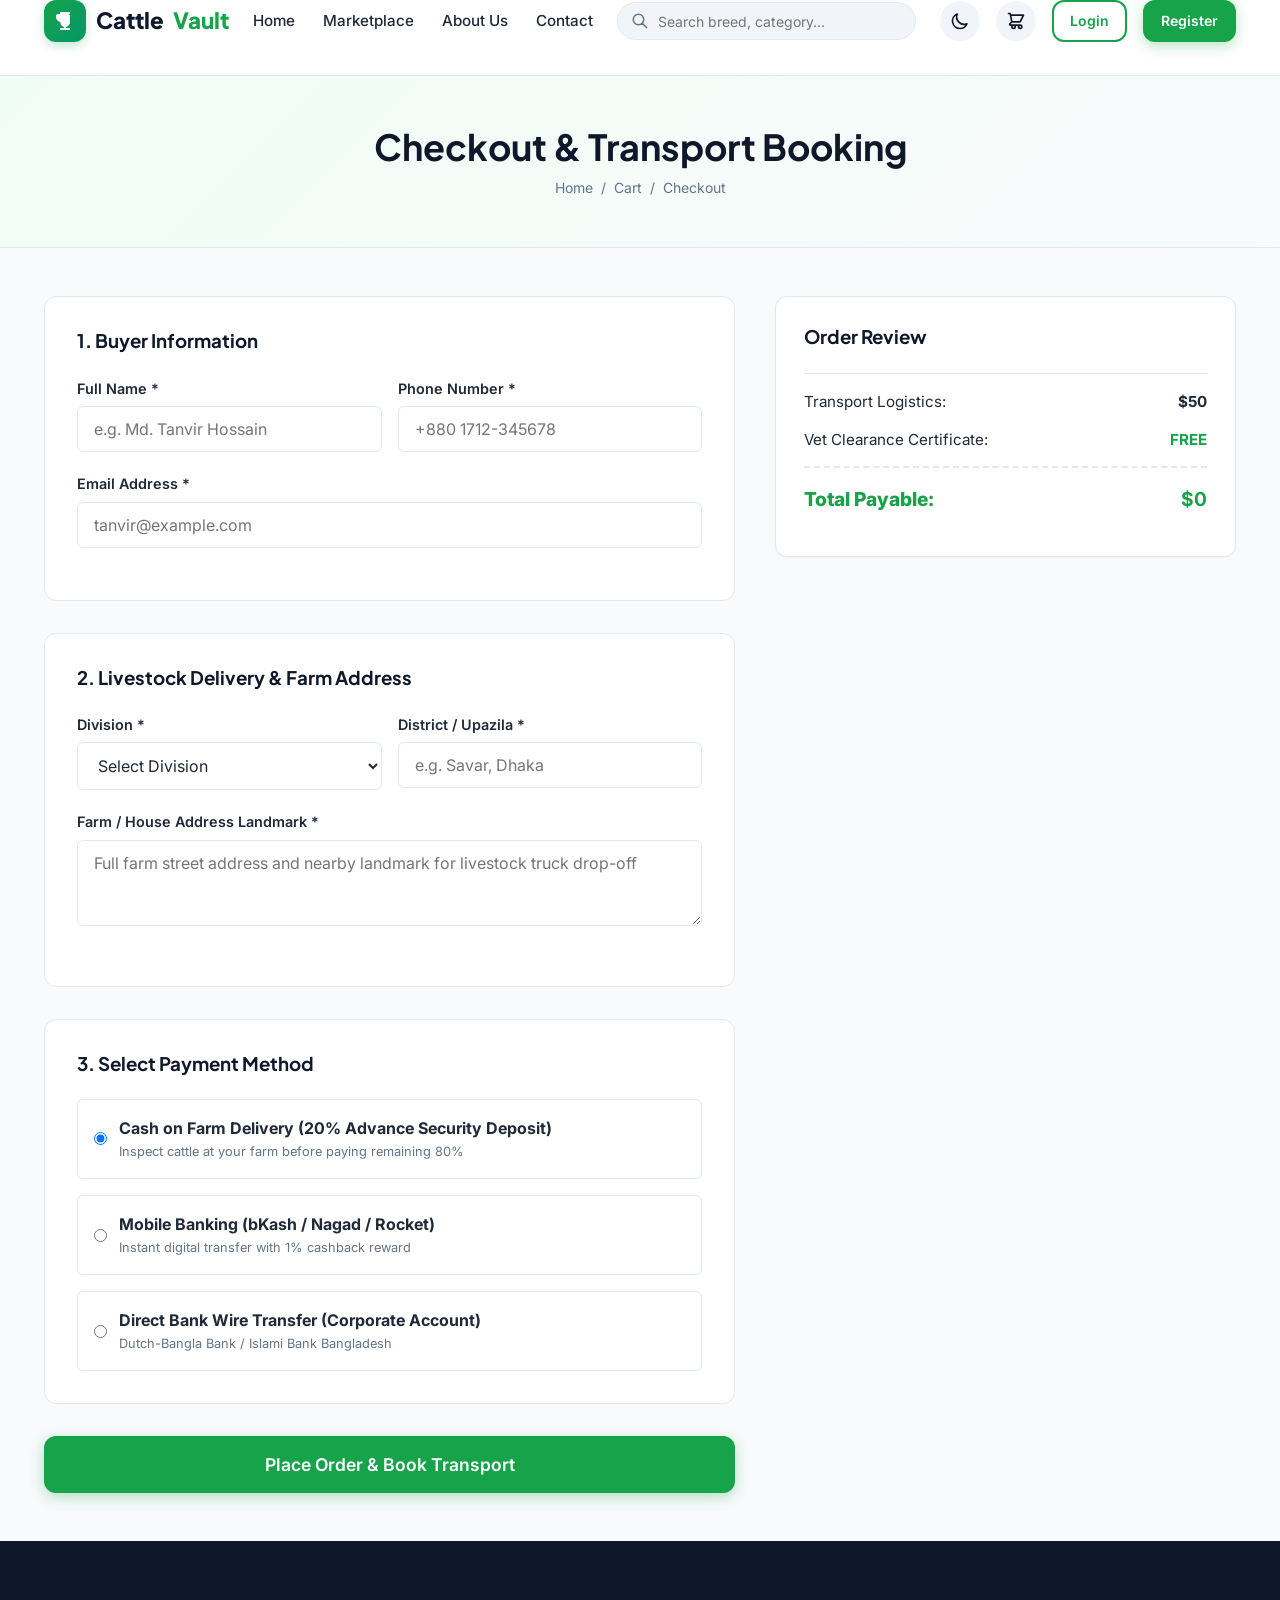
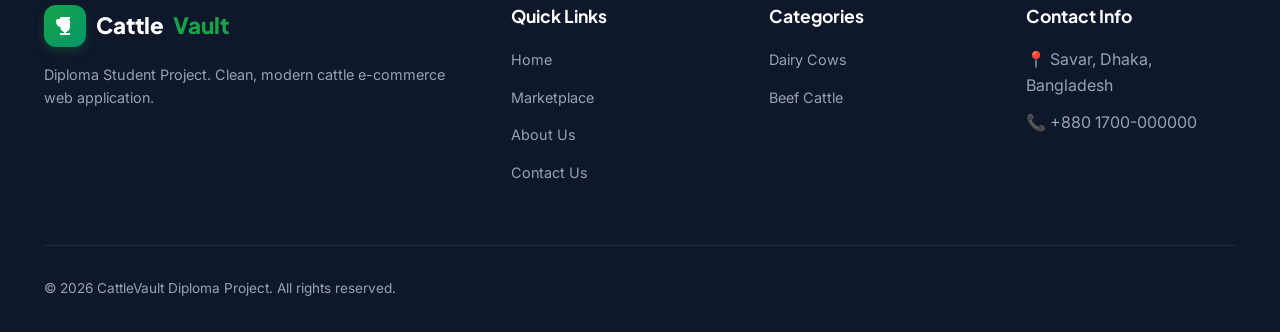
<file: Cow-Business-Ecommerce/checkout.html>
<!DOCTYPE html>
<html lang="en">
<head>
    <meta charset="UTF-8">
    <meta name="viewport" content="width=device-width, initial-scale=1.0">
    <meta name="description" content="Checkout and Complete Cattle Purchase Order - Safe Payment & Transport on CattleVault.">
    <title>Checkout | CattleVault</title>
    <link rel="stylesheet" href="css/style.css">
    <link rel="stylesheet" href="css/responsive.css">
</head>
<body>

    <!-- ==================== HEADER ==================== -->
    <header class="header">
        <div class="container">
            <nav class="navbar">
                <a href="index.html" class="logo">
                    <div class="logo-icon"><svg width="24" height="24" fill="currentColor" viewBox="0 0 24 24"><path d="M19 5h-2V3H7v2H5c-1.1 0-2 .9-2 2v1c0 2.55 1.92 4.63 4.39 4.94A5.01 5.01 0 0011 17.9V19H7v2h10v-2h-4v-1.1c2.25-.41 4-2.39 4-4.9V7c0-1.1-.9-2-2-2z"/></svg></div>
                    Cattle<span>Vault</span>
                </a>

                <ul class="nav-menu" id="nav-menu">
                    <li><a href="index.html" class="nav-link">Home</a></li>
                    <li><a href="cows.html" class="nav-link">Marketplace</a></li>
                    <li><a href="about.html" class="nav-link">About Us</a></li>
                    <li><a href="contact.html" class="nav-link">Contact</a></li>
                </ul>

                <div class="nav-search">
                    <button class="search-icon-btn"><svg width="18" height="18" fill="none" stroke="currentColor" viewBox="0 0 24 24"><path stroke-linecap="round" stroke-linejoin="round" stroke-width="2" d="M21 21l-6-6m2-5a7 7 0 11-14 0 7 7 0 0114 0z"></path></svg></button>
                    <input type="text" id="nav-search-input" class="search-input" placeholder="Search breed, category...">
                    <div class="search-suggestions" id="search-suggestions"></div>
                </div>

                <div class="nav-actions">
                    <button class="icon-btn" id="theme-toggle-btn" title="Toggle Theme"><svg width="20" height="20" fill="none" stroke="currentColor" viewBox="0 0 24 24"><path stroke-linecap="round" stroke-linejoin="round" stroke-width="2" d="M20.354 15.354A9 9 0 018.646 3.646 9.003 9.003 0 0012 21a9.003 9.003 0 008.354-5.646z"></path></svg></button>
                    <a href="cart.html" class="icon-btn"><svg width="20" height="20" fill="none" stroke="currentColor" viewBox="0 0 24 24"><path stroke-linecap="round" stroke-linejoin="round" stroke-width="2" d="M3 3h2l.4 2M7 13h10l4-8H5.4M7 13L5.4 5M7 13l-2.293 2.293c-.63.63-.184 1.707.707 1.707H17m0 0a2 2 0 100 4 2 2 0 000-4zm-8 0a2 2 0 100 4 2 2 0 000-4z"></path></svg><span class="icon-badge cart-badge">0</span></a>
                    <a href="login.html" class="btn btn-secondary btn-sm">Login</a>
                    <a href="register.html" class="btn btn-primary btn-sm">Register</a>
                    <button class="mobile-toggle" id="mobile-toggle"><svg width="24" height="24" fill="none" stroke="currentColor" viewBox="0 0 24 24"><path stroke-linecap="round" stroke-linejoin="round" stroke-width="2" d="M4 6h16M4 12h16M4 18h16"></path></svg></button>
                </div>
            </nav>
        </div>
    </header>

    <!-- ==================== PAGE HEADER ==================== -->
    <section class="page-header">
        <div class="container">
            <h1>Checkout & Transport Booking</h1>
            <div class="breadcrumb">
                <a href="index.html">Home</a> / <a href="cart.html">Cart</a> / <span>Checkout</span>
            </div>
        </div>
    </section>

    <!-- ==================== CHECKOUT GRID ==================== -->
    <section class="container">
        <div class="checkout-grid">
            <!-- Buyer Details & Delivery Form -->
            <div>
                <form id="checkout-form">
                    <div style="background:var(--bg-card); padding:2rem; border-radius:var(--radius-md); border:1px solid var(--border-color); margin-bottom:2rem">
                        <h3 style="margin-bottom:1.5rem">1. Buyer Information</h3>
                        <div style="display:grid; grid-template-columns:1fr 1fr; gap:1rem">
                            <div class="form-group">
                                <label class="form-label">Full Name *</label>
                                <input type="text" class="form-control" required placeholder="e.g. Md. Tanvir Hossain">
                            </div>
                            <div class="form-group">
                                <label class="form-label">Phone Number *</label>
                                <input type="tel" class="form-control" required placeholder="+880 1712-345678">
                            </div>
                        </div>
                        <div class="form-group">
                            <label class="form-label">Email Address *</label>
                            <input type="email" class="form-control" required placeholder="tanvir@example.com">
                        </div>
                    </div>

                    <div style="background:var(--bg-card); padding:2rem; border-radius:var(--radius-md); border:1px solid var(--border-color); margin-bottom:2rem">
                        <h3 style="margin-bottom:1.5rem">2. Livestock Delivery & Farm Address</h3>
                        <div style="display:grid; grid-template-columns:1fr 1fr; gap:1rem">
                            <div class="form-group">
                                <label class="form-label">Division *</label>
                                <select class="form-control" required>
                                    <option value="">Select Division</option>
                                    <option value="Dhaka">Dhaka</option>
                                    <option value="Rajshahi">Rajshahi</option>
                                    <option value="Chittagong">Chittagong</option>
                                    <option value="Khulna">Khulna</option>
                                    <option value="Rangpur">Rangpur</option>
                                    <option value="Sylhet">Sylhet</option>
                                    <option value="Barisal">Barisal</option>
                                    <option value="Mymensingh">Mymensingh</option>
                                </select>
                            </div>
                            <div class="form-group">
                                <label class="form-label">District / Upazila *</label>
                                <input type="text" class="form-control" required placeholder="e.g. Savar, Dhaka">
                            </div>
                        </div>
                        <div class="form-group">
                            <label class="form-label">Farm / House Address Landmark *</label>
                            <textarea class="form-control" rows="3" required placeholder="Full farm street address and nearby landmark for livestock truck drop-off"></textarea>
                        </div>
                    </div>

                    <div style="background:var(--bg-card); padding:2rem; border-radius:var(--radius-md); border:1px solid var(--border-color); margin-bottom:2rem">
                        <h3 style="margin-bottom:1.5rem">3. Select Payment Method</h3>
                        <div style="display:flex; flex-direction:column; gap:1rem">
                            <label style="display:flex; align-items:center; gap:0.75rem; padding:1rem; border:1px solid var(--border-color); border-radius:var(--radius-sm); cursor:pointer">
                                <input type="radio" name="payment" value="cod" checked>
                                <div>
                                    <strong>Cash on Farm Delivery (20% Advance Security Deposit)</strong>
                                    <div style="font-size:0.8rem; color:var(--text-muted)">Inspect cattle at your farm before paying remaining 80%</div>
                                </div>
                            </label>
                            <label style="display:flex; align-items:center; gap:0.75rem; padding:1rem; border:1px solid var(--border-color); border-radius:var(--radius-sm); cursor:pointer">
                                <input type="radio" name="payment" value="bkash">
                                <div>
                                    <strong>Mobile Banking (bKash / Nagad / Rocket)</strong>
                                    <div style="font-size:0.8rem; color:var(--text-muted)">Instant digital transfer with 1% cashback reward</div>
                                </div>
                            </label>
                            <label style="display:flex; align-items:center; gap:0.75rem; padding:1rem; border:1px solid var(--border-color); border-radius:var(--radius-sm); cursor:pointer">
                                <input type="radio" name="payment" value="bank">
                                <div>
                                    <strong>Direct Bank Wire Transfer (Corporate Account)</strong>
                                    <div style="font-size:0.8rem; color:var(--text-muted)">Dutch-Bangla Bank / Islami Bank Bangladesh</div>
                                </div>
                            </label>
                        </div>
                    </div>

                    <button type="submit" class="btn btn-primary btn-block btn-lg" style="padding:1rem; font-size:1.1rem">Place Order & Book Transport</button>
                </form>
            </div>

            <!-- Order Summary Sidebar -->
            <div class="order-summary-box">
                <h3 style="margin-bottom:1.5rem">Order Review</h3>
                <div id="checkout-items-summary">
                    <!-- Populated by script.js -->
                </div>
                
                <div style="border-top:1px solid var(--border-color); margin-top:1rem; padding-top:1rem">
                    <div class="summary-row">
                        <span>Transport Logistics:</span>
                        <strong>$50</strong>
                    </div>
                    <div class="summary-row">
                        <span>Vet Clearance Certificate:</span>
                        <strong style="color:var(--primary-color)">FREE</strong>
                    </div>
                    <div class="summary-row total">
                        <span>Total Payable:</span>
                        <strong id="checkout-total-val">$0</strong>
                    </div>
                </div>
            </div>
        </div>
    </section>

    <!-- ==================== FOOTER ==================== -->
    <footer class="footer">
        <div class="container">
            <div class="footer-grid">
                <div class="footer-brand">
                    <a href="index.html" class="logo"><div class="logo-icon"><svg width="24" height="24" fill="currentColor" viewBox="0 0 24 24"><path d="M19 5h-2V3H7v2H5c-1.1 0-2 .9-2 2v1c0 2.55 1.92 4.63 4.39 4.94A5.01 5.01 0 0011 17.9V19H7v2h10v-2h-4v-1.1c2.25-.41 4-2.39 4-4.9V7c0-1.1-.9-2-2-2z"/></svg></div>Cattle<span>Vault</span></a>
                    <p>Diploma Student Project. Clean, modern cattle e-commerce web application.</p>
                </div>
                <div class="footer-column">
                    <h3>Quick Links</h3>
                    <ul class="footer-links">
                        <li><a href="index.html">Home</a></li>
                        <li><a href="cows.html">Marketplace</a></li>
                        <li><a href="about.html">About Us</a></li>
                        <li><a href="contact.html">Contact Us</a></li>
                    </ul>
                </div>
                <div class="footer-column">
                    <h3>Categories</h3>
                    <ul class="footer-links">
                        <li><a href="cows.html?category=dairy">Dairy Cows</a></li>
                        <li><a href="cows.html?category=beef">Beef Cattle</a></li>
                    </ul>
                </div>
                <div class="footer-column">
                    <h3>Contact Info</h3>
                    <ul class="footer-links">
                        <li>📍 Savar, Dhaka, Bangladesh</li>
                        <li>📞 +880 1700-000000</li>
                    </ul>
                </div>
            </div>
            <div class="footer-bottom">
                <p>&copy; 2026 CattleVault Diploma Project. All rights reserved.</p>
            </div>
        </div>
    </footer>

    <button class="scroll-top-btn" id="scroll-top">↑</button>
    <script src="js/products.js"></script>
    <script src="js/cart.js"></script>
    <script src="js/script.js"></script>
</body>
</html>
</file>
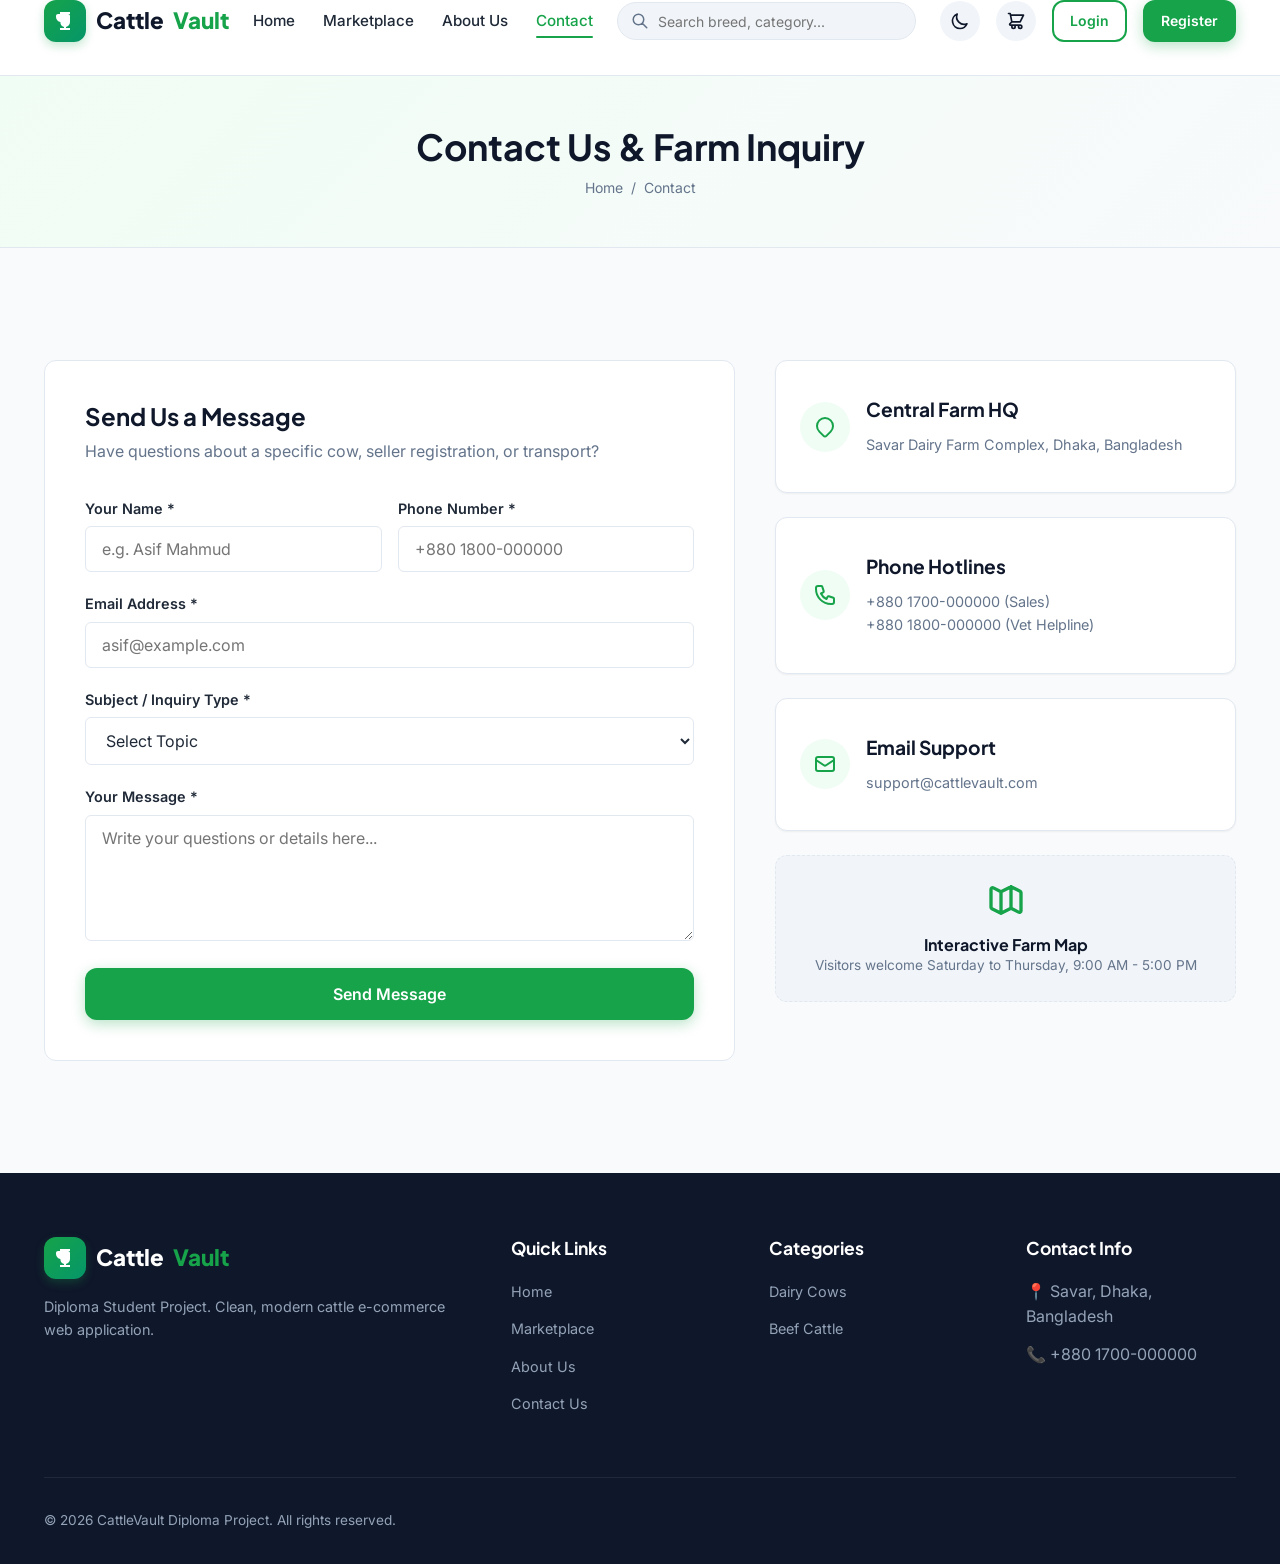
<file: Cow-Business-Ecommerce/contact.html>
<!DOCTYPE html>
<html lang="en">
<head>
    <meta charset="UTF-8">
    <meta name="viewport" content="width=device-width, initial-scale=1.0">
    <meta name="description" content="Contact CattleVault - Get in touch with our livestock experts and veterinary support team.">
    <title>Contact Us | CattleVault</title>
    <link rel="stylesheet" href="css/style.css">
    <link rel="stylesheet" href="css/responsive.css">
</head>
<body>

    <!-- ==================== HEADER ==================== -->
    <header class="header">
        <div class="container">
            <nav class="navbar">
                <a href="index.html" class="logo">
                    <div class="logo-icon"><svg width="24" height="24" fill="currentColor" viewBox="0 0 24 24"><path d="M19 5h-2V3H7v2H5c-1.1 0-2 .9-2 2v1c0 2.55 1.92 4.63 4.39 4.94A5.01 5.01 0 0011 17.9V19H7v2h10v-2h-4v-1.1c2.25-.41 4-2.39 4-4.9V7c0-1.1-.9-2-2-2z"/></svg></div>
                    Cattle<span>Vault</span>
                </a>

                <ul class="nav-menu" id="nav-menu">
                    <li><a href="index.html" class="nav-link">Home</a></li>
                    <li><a href="cows.html" class="nav-link">Marketplace</a></li>
                    <li><a href="about.html" class="nav-link">About Us</a></li>
                    <li><a href="contact.html" class="nav-link active">Contact</a></li>
                </ul>

                <div class="nav-search">
                    <button class="search-icon-btn"><svg width="18" height="18" fill="none" stroke="currentColor" viewBox="0 0 24 24"><path stroke-linecap="round" stroke-linejoin="round" stroke-width="2" d="M21 21l-6-6m2-5a7 7 0 11-14 0 7 7 0 0114 0z"></path></svg></button>
                    <input type="text" id="nav-search-input" class="search-input" placeholder="Search breed, category...">
                    <div class="search-suggestions" id="search-suggestions"></div>
                </div>

                <div class="nav-actions">
                    <button class="icon-btn" id="theme-toggle-btn" title="Toggle Theme"><svg width="20" height="20" fill="none" stroke="currentColor" viewBox="0 0 24 24"><path stroke-linecap="round" stroke-linejoin="round" stroke-width="2" d="M20.354 15.354A9 9 0 018.646 3.646 9.003 9.003 0 0012 21a9.003 9.003 0 008.354-5.646z"></path></svg></button>
                    <a href="cart.html" class="icon-btn"><svg width="20" height="20" fill="none" stroke="currentColor" viewBox="0 0 24 24"><path stroke-linecap="round" stroke-linejoin="round" stroke-width="2" d="M3 3h2l.4 2M7 13h10l4-8H5.4M7 13L5.4 5M7 13l-2.293 2.293c-.63.63-.184 1.707.707 1.707H17m0 0a2 2 0 100 4 2 2 0 000-4zm-8 0a2 2 0 100 4 2 2 0 000-4z"></path></svg><span class="icon-badge cart-badge">0</span></a>
                    <a href="login.html" class="btn btn-secondary btn-sm">Login</a>
                    <a href="register.html" class="btn btn-primary btn-sm">Register</a>
                    <button class="mobile-toggle" id="mobile-toggle"><svg width="24" height="24" fill="none" stroke="currentColor" viewBox="0 0 24 24"><path stroke-linecap="round" stroke-linejoin="round" stroke-width="2" d="M4 6h16M4 12h16M4 18h16"></path></svg></button>
                </div>
            </nav>
        </div>
    </header>

    <!-- ==================== PAGE HEADER ==================== -->
    <section class="page-header">
        <div class="container">
            <h1>Contact Us & Farm Inquiry</h1>
            <div class="breadcrumb">
                <a href="index.html">Home</a> / <span>Contact</span>
            </div>
        </div>
    </section>

    <!-- ==================== CONTACT GRID ==================== -->
    <section class="container" style="padding: 4rem 1.5rem;">
        <div class="checkout-grid">
            <!-- Contact Form -->
            <div style="background:var(--bg-card); padding:2.5rem; border-radius:var(--radius-md); border:1px solid var(--border-color)">
                <h2>Send Us a Message</h2>
                <p style="color:var(--text-muted); margin:0.5rem 0 2rem">Have questions about a specific cow, seller registration, or transport?</p>

                <form id="contact-form">
                    <div style="display:grid; grid-template-columns:1fr 1fr; gap:1rem">
                        <div class="form-group">
                            <label class="form-label">Your Name *</label>
                            <input type="text" class="form-control" required placeholder="e.g. Asif Mahmud">
                        </div>
                        <div class="form-group">
                            <label class="form-label">Phone Number *</label>
                            <input type="tel" class="form-control" required placeholder="+880 1800-000000">
                        </div>
                    </div>

                    <div class="form-group">
                        <label class="form-label">Email Address *</label>
                        <input type="email" class="form-control" required placeholder="asif@example.com">
                    </div>

                    <div class="form-group">
                        <label class="form-label">Subject / Inquiry Type *</label>
                        <select class="form-control" required>
                            <option value="">Select Topic</option>
                            <option value="buy">Buying Cattle Inquiry</option>
                            <option value="sell">Sell My Cows on Platform</option>
                            <option value="vet">Veterinary Health Check Consultation</option>
                            <option value="transport">Livestock Transport Status</option>
                        </select>
                    </div>

                    <div class="form-group">
                        <label class="form-label">Your Message *</label>
                        <textarea class="form-control" rows="5" required placeholder="Write your questions or details here..."></textarea>
                    </div>

                    <button type="submit" class="btn btn-primary btn-block" style="padding:0.85rem">Send Message</button>
                </form>
            </div>

            <!-- Contact Info Cards -->
            <div style="display:flex; flex-direction:column; gap:1.5rem">
                <div class="feature-box" style="text-align:left">
                    <div style="display:flex; align-items:center; gap:1rem">
                        <div class="card-icon" style="background:var(--primary-ultra-light); color:var(--primary-color); width:50px; height:50px; border-radius:50%; display:flex; align-items:center; justify-content:center">
                            <svg width="24" height="24" fill="none" stroke="currentColor" viewBox="0 0 24 24"><path stroke-linecap="round" stroke-linejoin="round" stroke-width="2" d="M17.657 16.657L13.414 20.9a1.998 1.998 0 01-2.827 0l-4.244-4.243a8 8 0 1111.314 0z"></path></svg>
                        </div>
                        <div>
                            <h3>Central Farm HQ</h3>
                            <p style="color:var(--text-muted); font-size:0.9rem">Savar Dairy Farm Complex, Dhaka, Bangladesh</p>
                        </div>
                    </div>
                </div>

                <div class="feature-box" style="text-align:left">
                    <div style="display:flex; align-items:center; gap:1rem">
                        <div class="card-icon" style="background:var(--primary-ultra-light); color:var(--primary-color); width:50px; height:50px; border-radius:50%; display:flex; align-items:center; justify-content:center">
                            <svg width="24" height="24" fill="none" stroke="currentColor" viewBox="0 0 24 24"><path stroke-linecap="round" stroke-linejoin="round" stroke-width="2" d="M3 5a2 2 0 012-2h3.28a1 1 0 01.948.684l1.498 4.493a1 1 0 01-.502 1.21l-2.257 1.13a11.042 11.042 0 005.516 5.516l1.13-2.257a1 1 0 011.21-.502l4.493 1.498a1 1 0 01.684.949V19a2 2 0 01-2 2h-1C9.716 21 3 14.284 3 6V5z"></path></svg>
                        </div>
                        <div>
                            <h3>Phone Hotlines</h3>
                            <p style="color:var(--text-muted); font-size:0.9rem">+880 1700-000000 (Sales)</p>
                            <p style="color:var(--text-muted); font-size:0.9rem">+880 1800-000000 (Vet Helpline)</p>
                        </div>
                    </div>
                </div>

                <div class="feature-box" style="text-align:left">
                    <div style="display:flex; align-items:center; gap:1rem">
                        <div class="card-icon" style="background:var(--primary-ultra-light); color:var(--primary-color); width:50px; height:50px; border-radius:50%; display:flex; align-items:center; justify-content:center">
                            <svg width="24" height="24" fill="none" stroke="currentColor" viewBox="0 0 24 24"><path stroke-linecap="round" stroke-linejoin="round" stroke-width="2" d="M3 8l7.89 5.26a2 2 0 002.22 0L21 8M5 19h14a2 2 0 002-2V7a2 2 0 00-2-2H5a2 2 0 00-2 2v10a2 2 0 002 2z"></path></svg>
                        </div>
                        <div>
                            <h3>Email Support</h3>
                            <p style="color:var(--text-muted); font-size:0.9rem">support@cattlevault.com</p>
                        </div>
                    </div>
                </div>

                <!-- Farm Location Mock Map -->
                <div style="background:var(--bg-alt); padding:1.5rem; border-radius:var(--radius-md); border:1px dashed var(--border-color); text-align:center">
                    <svg width="40" height="40" fill="none" stroke="currentColor" viewBox="0 0 24 24" style="color:var(--primary-color); margin-bottom:0.5rem"><path stroke-linecap="round" stroke-linejoin="round" stroke-width="2" d="M9 20l-5.447-2.724A1 1 0 013 16.382V5.618a1 1 0 011.447-.894L9 7m0 13l6-3m-6 3V7m6 10l4.553 2.276A1 1 0 0021 18.382V7.618a1 1 0 00-.553-.894L15 4m0 13V4m0 0L9 7"></path></svg>
                    <h4>Interactive Farm Map</h4>
                    <p style="font-size:0.85rem; color:var(--text-muted)">Visitors welcome Saturday to Thursday, 9:00 AM - 5:00 PM</p>
                </div>
            </div>
        </div>
    </section>

    <!-- ==================== FOOTER ==================== -->
    <footer class="footer">
        <div class="container">
            <div class="footer-grid">
                <div class="footer-brand">
                    <a href="index.html" class="logo"><div class="logo-icon"><svg width="24" height="24" fill="currentColor" viewBox="0 0 24 24"><path d="M19 5h-2V3H7v2H5c-1.1 0-2 .9-2 2v1c0 2.55 1.92 4.63 4.39 4.94A5.01 5.01 0 0011 17.9V19H7v2h10v-2h-4v-1.1c2.25-.41 4-2.39 4-4.9V7c0-1.1-.9-2-2-2z"/></svg></div>Cattle<span>Vault</span></a>
                    <p>Diploma Student Project. Clean, modern cattle e-commerce web application.</p>
                </div>
                <div class="footer-column">
                    <h3>Quick Links</h3>
                    <ul class="footer-links">
                        <li><a href="index.html">Home</a></li>
                        <li><a href="cows.html">Marketplace</a></li>
                        <li><a href="about.html">About Us</a></li>
                        <li><a href="contact.html">Contact Us</a></li>
                    </ul>
                </div>
                <div class="footer-column">
                    <h3>Categories</h3>
                    <ul class="footer-links">
                        <li><a href="cows.html?category=dairy">Dairy Cows</a></li>
                        <li><a href="cows.html?category=beef">Beef Cattle</a></li>
                    </ul>
                </div>
                <div class="footer-column">
                    <h3>Contact Info</h3>
                    <ul class="footer-links">
                        <li>📍 Savar, Dhaka, Bangladesh</li>
                        <li>📞 +880 1700-000000</li>
                    </ul>
                </div>
            </div>
            <div class="footer-bottom">
                <p>&copy; 2026 CattleVault Diploma Project. All rights reserved.</p>
            </div>
        </div>
    </footer>

    <button class="scroll-top-btn" id="scroll-top">↑</button>
    <script src="js/products.js"></script>
    <script src="js/cart.js"></script>
    <script src="js/script.js"></script>
</body>
</html>
</file>
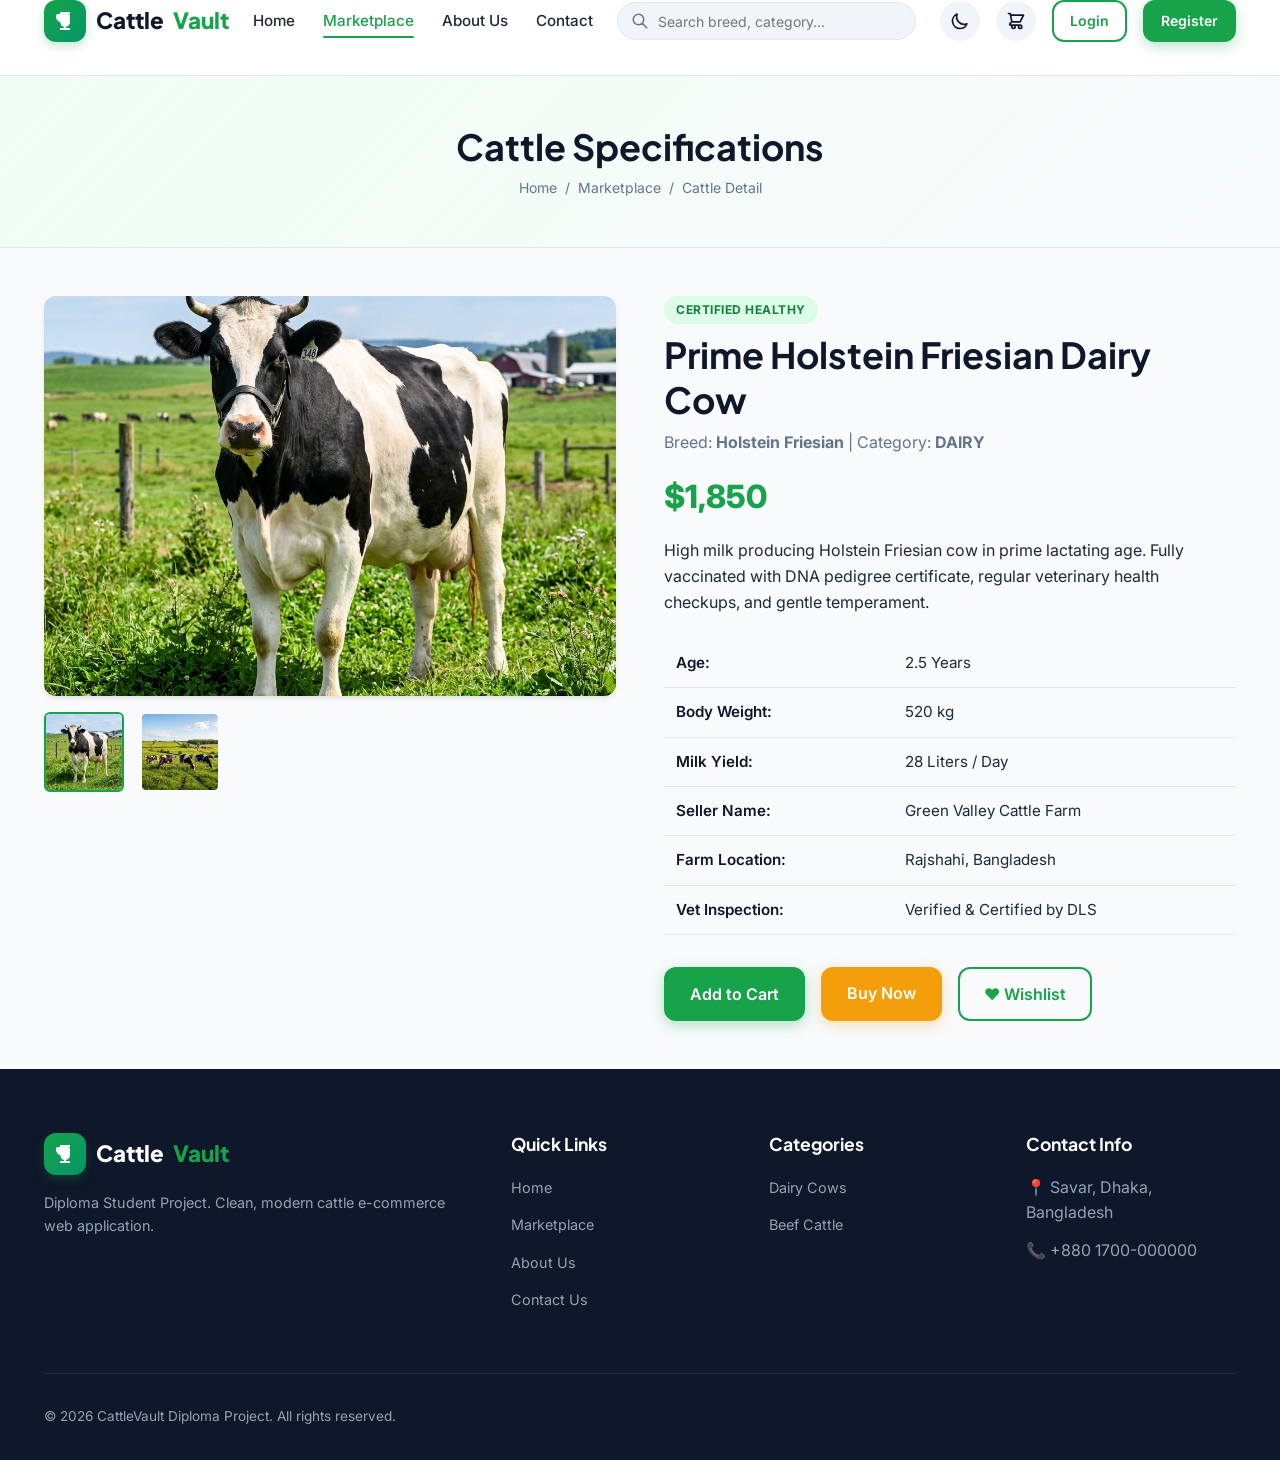
<file: Cow-Business-Ecommerce/cow-details.html>
<!DOCTYPE html>
<html lang="en">
<head>
    <meta charset="UTF-8">
    <meta name="viewport" content="width=device-width, initial-scale=1.0">
    <meta name="description" content="Detailed Cattle Profile - Health certificate, specs, seller info & purchase options on CattleVault.">
    <title>Cattle Details | CattleVault</title>
    <link rel="stylesheet" href="css/style.css">
    <link rel="stylesheet" href="css/responsive.css">
</head>
<body>

    <!-- ==================== HEADER ==================== -->
    <header class="header">
        <div class="container">
            <nav class="navbar">
                <a href="index.html" class="logo">
                    <div class="logo-icon"><svg width="24" height="24" fill="currentColor" viewBox="0 0 24 24"><path d="M19 5h-2V3H7v2H5c-1.1 0-2 .9-2 2v1c0 2.55 1.92 4.63 4.39 4.94A5.01 5.01 0 0011 17.9V19H7v2h10v-2h-4v-1.1c2.25-.41 4-2.39 4-4.9V7c0-1.1-.9-2-2-2z"/></svg></div>
                    Cattle<span>Vault</span>
                </a>

                <ul class="nav-menu" id="nav-menu">
                    <li><a href="index.html" class="nav-link">Home</a></li>
                    <li><a href="cows.html" class="nav-link active">Marketplace</a></li>
                    <li><a href="about.html" class="nav-link">About Us</a></li>
                    <li><a href="contact.html" class="nav-link">Contact</a></li>
                </ul>

                <div class="nav-search">
                    <button class="search-icon-btn"><svg width="18" height="18" fill="none" stroke="currentColor" viewBox="0 0 24 24"><path stroke-linecap="round" stroke-linejoin="round" stroke-width="2" d="M21 21l-6-6m2-5a7 7 0 11-14 0 7 7 0 0114 0z"></path></svg></button>
                    <input type="text" id="nav-search-input" class="search-input" placeholder="Search breed, category...">
                    <div class="search-suggestions" id="search-suggestions"></div>
                </div>

                <div class="nav-actions">
                    <button class="icon-btn" id="theme-toggle-btn" title="Toggle Theme"><svg width="20" height="20" fill="none" stroke="currentColor" viewBox="0 0 24 24"><path stroke-linecap="round" stroke-linejoin="round" stroke-width="2" d="M20.354 15.354A9 9 0 018.646 3.646 9.003 9.003 0 0012 21a9.003 9.003 0 008.354-5.646z"></path></svg></button>
                    <a href="cart.html" class="icon-btn"><svg width="20" height="20" fill="none" stroke="currentColor" viewBox="0 0 24 24"><path stroke-linecap="round" stroke-linejoin="round" stroke-width="2" d="M3 3h2l.4 2M7 13h10l4-8H5.4M7 13L5.4 5M7 13l-2.293 2.293c-.63.63-.184 1.707.707 1.707H17m0 0a2 2 0 100 4 2 2 0 000-4zm-8 0a2 2 0 100 4 2 2 0 000-4z"></path></svg><span class="icon-badge cart-badge">0</span></a>
                    <a href="login.html" class="btn btn-secondary btn-sm">Login</a>
                    <a href="register.html" class="btn btn-primary btn-sm">Register</a>
                    <button class="mobile-toggle" id="mobile-toggle"><svg width="24" height="24" fill="none" stroke="currentColor" viewBox="0 0 24 24"><path stroke-linecap="round" stroke-linejoin="round" stroke-width="2" d="M4 6h16M4 12h16M4 18h16"></path></svg></button>
                </div>
            </nav>
        </div>
    </header>

    <!-- ==================== PAGE HEADER ==================== -->
    <section class="page-header">
        <div class="container">
            <h1>Cattle Specifications</h1>
            <div class="breadcrumb">
                <a href="index.html">Home</a> / <a href="cows.html">Marketplace</a> / <span>Cattle Detail</span>
            </div>
        </div>
    </section>

    <!-- ==================== MAIN DETAIL CONTAINER ==================== -->
    <section class="container" id="cow-details-container">
        <!-- Rendered dynamically by script.js initDetailPage() -->
    </section>

    <!-- ==================== FOOTER ==================== -->
    <footer class="footer">
        <div class="container">
            <div class="footer-grid">
                <div class="footer-brand">
                    <a href="index.html" class="logo"><div class="logo-icon"><svg width="24" height="24" fill="currentColor" viewBox="0 0 24 24"><path d="M19 5h-2V3H7v2H5c-1.1 0-2 .9-2 2v1c0 2.55 1.92 4.63 4.39 4.94A5.01 5.01 0 0011 17.9V19H7v2h10v-2h-4v-1.1c2.25-.41 4-2.39 4-4.9V7c0-1.1-.9-2-2-2z"/></svg></div>Cattle<span>Vault</span></a>
                    <p>Diploma Student Project. Clean, modern cattle e-commerce web application.</p>
                </div>
                <div class="footer-column">
                    <h3>Quick Links</h3>
                    <ul class="footer-links">
                        <li><a href="index.html">Home</a></li>
                        <li><a href="cows.html">Marketplace</a></li>
                        <li><a href="about.html">About Us</a></li>
                        <li><a href="contact.html">Contact Us</a></li>
                    </ul>
                </div>
                <div class="footer-column">
                    <h3>Categories</h3>
                    <ul class="footer-links">
                        <li><a href="cows.html?category=dairy">Dairy Cows</a></li>
                        <li><a href="cows.html?category=beef">Beef Cattle</a></li>
                    </ul>
                </div>
                <div class="footer-column">
                    <h3>Contact Info</h3>
                    <ul class="footer-links">
                        <li>📍 Savar, Dhaka, Bangladesh</li>
                        <li>📞 +880 1700-000000</li>
                    </ul>
                </div>
            </div>
            <div class="footer-bottom">
                <p>&copy; 2026 CattleVault Diploma Project. All rights reserved.</p>
            </div>
        </div>
    </footer>

    <button class="scroll-top-btn" id="scroll-top">↑</button>
    <script src="js/products.js"></script>
    <script src="js/cart.js"></script>
    <script src="js/script.js"></script>
</body>
</html>
</file>
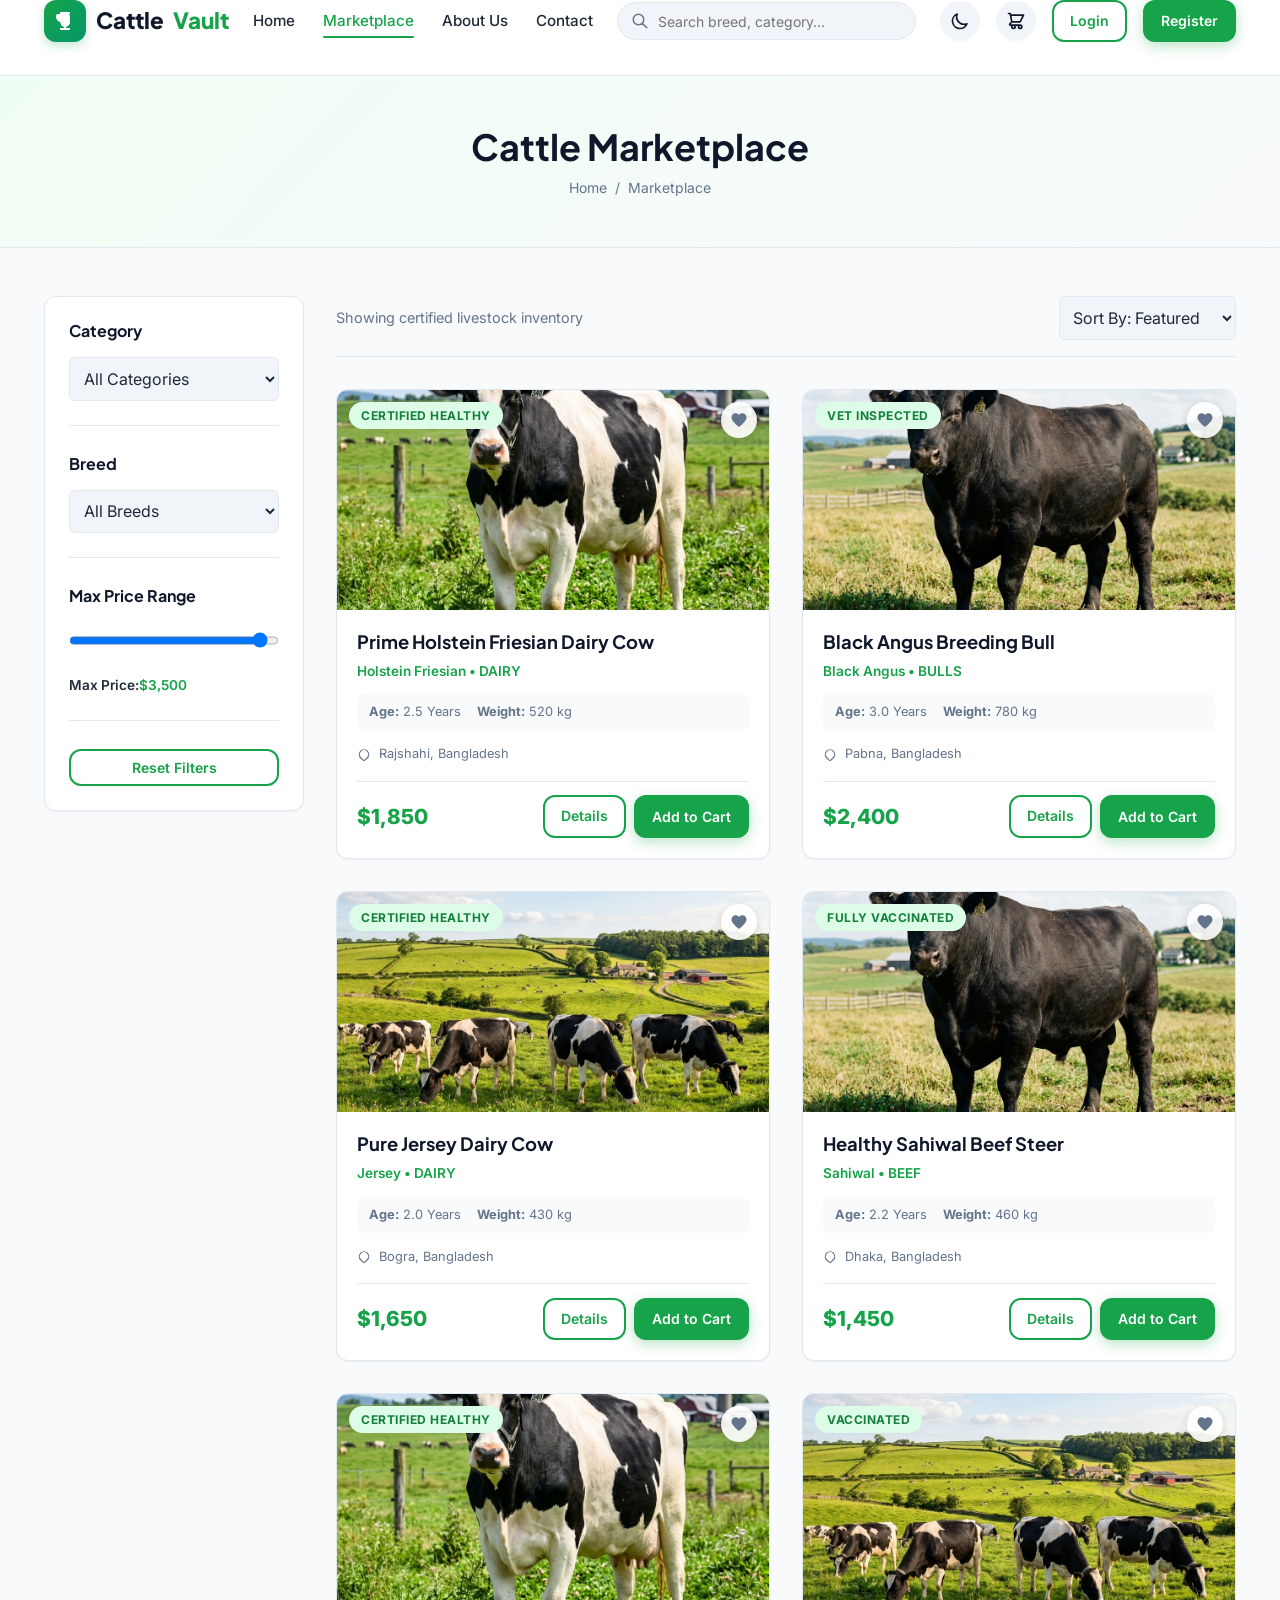
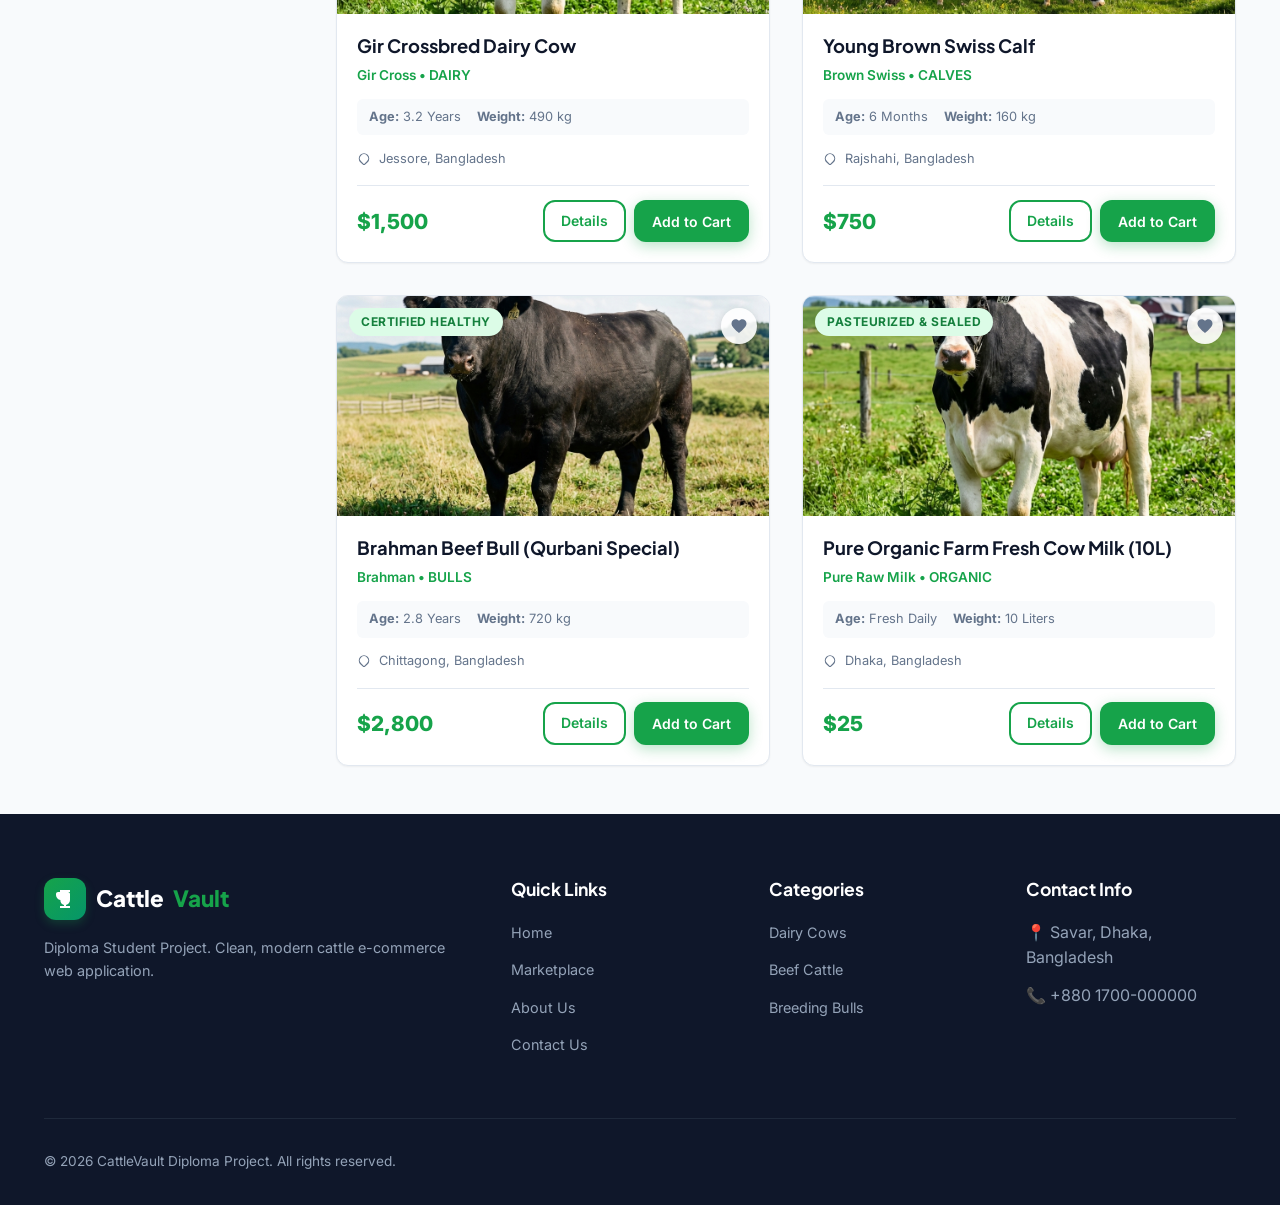
<file: Cow-Business-Ecommerce/cows.html>
<!DOCTYPE html>
<html lang="en">
<head>
    <meta charset="UTF-8">
    <meta name="viewport" content="width=device-width, initial-scale=1.0">
    <meta name="description" content="Browse Healthy Cattle - Dairy Cows, Beef Bulls, Calves & Breeding Livestock on CattleVault.">
    <title>Cattle Marketplace | CattleVault</title>
    <link rel="stylesheet" href="css/style.css">
    <link rel="stylesheet" href="css/responsive.css">
</head>
<body>

    <!-- ==================== HEADER ==================== -->
    <header class="header">
        <div class="container">
            <nav class="navbar">
                <a href="index.html" class="logo">
                    <div class="logo-icon"><svg width="24" height="24" fill="currentColor" viewBox="0 0 24 24"><path d="M19 5h-2V3H7v2H5c-1.1 0-2 .9-2 2v1c0 2.55 1.92 4.63 4.39 4.94A5.01 5.01 0 0011 17.9V19H7v2h10v-2h-4v-1.1c2.25-.41 4-2.39 4-4.9V7c0-1.1-.9-2-2-2z"/></svg></div>
                    Cattle<span>Vault</span>
                </a>

                <ul class="nav-menu" id="nav-menu">
                    <li><a href="index.html" class="nav-link">Home</a></li>
                    <li><a href="cows.html" class="nav-link active">Marketplace</a></li>
                    <li><a href="about.html" class="nav-link">About Us</a></li>
                    <li><a href="contact.html" class="nav-link">Contact</a></li>
                </ul>

                <div class="nav-search">
                    <button class="search-icon-btn"><svg width="18" height="18" fill="none" stroke="currentColor" viewBox="0 0 24 24"><path stroke-linecap="round" stroke-linejoin="round" stroke-width="2" d="M21 21l-6-6m2-5a7 7 0 11-14 0 7 7 0 0114 0z"></path></svg></button>
                    <input type="text" id="nav-search-input" class="search-input" placeholder="Search breed, category...">
                    <div class="search-suggestions" id="search-suggestions"></div>
                </div>

                <div class="nav-actions">
                    <button class="icon-btn" id="theme-toggle-btn" title="Toggle Theme"><svg width="20" height="20" fill="none" stroke="currentColor" viewBox="0 0 24 24"><path stroke-linecap="round" stroke-linejoin="round" stroke-width="2" d="M20.354 15.354A9 9 0 018.646 3.646 9.003 9.003 0 0012 21a9.003 9.003 0 008.354-5.646z"></path></svg></button>
                    <a href="cart.html" class="icon-btn"><svg width="20" height="20" fill="none" stroke="currentColor" viewBox="0 0 24 24"><path stroke-linecap="round" stroke-linejoin="round" stroke-width="2" d="M3 3h2l.4 2M7 13h10l4-8H5.4M7 13L5.4 5M7 13l-2.293 2.293c-.63.63-.184 1.707.707 1.707H17m0 0a2 2 0 100 4 2 2 0 000-4zm-8 0a2 2 0 100 4 2 2 0 000-4z"></path></svg><span class="icon-badge cart-badge">0</span></a>
                    <a href="login.html" class="btn btn-secondary btn-sm">Login</a>
                    <a href="register.html" class="btn btn-primary btn-sm">Register</a>
                    <button class="mobile-toggle" id="mobile-toggle"><svg width="24" height="24" fill="none" stroke="currentColor" viewBox="0 0 24 24"><path stroke-linecap="round" stroke-linejoin="round" stroke-width="2" d="M4 6h16M4 12h16M4 18h16"></path></svg></button>
                </div>
            </nav>
        </div>
    </header>

    <!-- ==================== PAGE HEADER ==================== -->
    <section class="page-header">
        <div class="container">
            <h1>Cattle Marketplace</h1>
            <div class="breadcrumb">
                <a href="index.html">Home</a> / <span>Marketplace</span>
            </div>
        </div>
    </section>

    <!-- ==================== CATALOG LAYOUT ==================== -->
    <section class="container">
        <div class="catalog-layout">
            <!-- Sidebar Filter -->
            <aside class="filter-sidebar">
                <div class="filter-group">
                    <h3 class="filter-title">Category</h3>
                    <select id="filter-category" class="filter-select">
                        <option value="all">All Categories</option>
                        <option value="dairy">Dairy Cows</option>
                        <option value="beef">Beef Cattle</option>
                        <option value="bulls">Breeding Bulls</option>
                        <option value="calves">Young Calves</option>
                        <option value="organic">Organic Farm Products</option>
                    </select>
                </div>

                <div class="filter-group">
                    <h3 class="filter-title">Breed</h3>
                    <select id="filter-breed" class="filter-select">
                        <option value="all">All Breeds</option>
                        <option value="Holstein Friesian">Holstein Friesian</option>
                        <option value="Black Angus">Black Angus</option>
                        <option value="Jersey">Jersey</option>
                        <option value="Sahiwal">Sahiwal</option>
                        <option value="Gir Cross">Gir Cross</option>
                        <option value="Brahman">Brahman</option>
                        <option value="Brown Swiss">Brown Swiss</option>
                    </select>
                </div>

                <div class="filter-group">
                    <h3 class="filter-title">Max Price Range</h3>
                    <input type="range" id="filter-price" class="filter-range" min="100" max="3500" step="50" value="3500">
                    <div style="display:flex; justify-size:space-between; margin-top:0.5rem; font-weight:600; font-size:0.85rem">
                        <span>Max Price:</span>
                        <span id="price-value-label" style="color:var(--primary-color)">$3,500</span>
                    </div>
                </div>

                <button class="btn btn-secondary btn-block btn-sm" onclick="window.location.href='cows.html'">Reset Filters</button>
            </aside>

            <!-- Main Marketplace Content -->
            <main>
                <div class="catalog-toolbar">
                    <div style="color:var(--text-muted); font-size:0.9rem">
                        Showing certified livestock inventory
                    </div>
                    <div>
                        <select id="filter-sort" class="filter-select" style="width: auto;">
                            <option value="default">Sort By: Featured</option>
                            <option value="low-high">Price: Low to High</option>
                            <option value="high-low">Price: High to Low</option>
                            <option value="rating">Customer Rating</option>
                        </select>
                    </div>
                </div>

                <!-- Products Grid -->
                <div class="products-grid" id="catalog-products-container">
                    <!-- Populated via script.js -->
                </div>
            </main>
        </div>
    </section>

    <!-- ==================== FOOTER ==================== -->
    <footer class="footer">
        <div class="container">
            <div class="footer-grid">
                <div class="footer-brand">
                    <a href="index.html" class="logo"><div class="logo-icon"><svg width="24" height="24" fill="currentColor" viewBox="0 0 24 24"><path d="M19 5h-2V3H7v2H5c-1.1 0-2 .9-2 2v1c0 2.55 1.92 4.63 4.39 4.94A5.01 5.01 0 0011 17.9V19H7v2h10v-2h-4v-1.1c2.25-.41 4-2.39 4-4.9V7c0-1.1-.9-2-2-2z"/></svg></div>Cattle<span>Vault</span></a>
                    <p>Diploma Student Project. Clean, modern cattle e-commerce web application.</p>
                </div>
                <div class="footer-column">
                    <h3>Quick Links</h3>
                    <ul class="footer-links">
                        <li><a href="index.html">Home</a></li>
                        <li><a href="cows.html">Marketplace</a></li>
                        <li><a href="about.html">About Us</a></li>
                        <li><a href="contact.html">Contact Us</a></li>
                    </ul>
                </div>
                <div class="footer-column">
                    <h3>Categories</h3>
                    <ul class="footer-links">
                        <li><a href="cows.html?category=dairy">Dairy Cows</a></li>
                        <li><a href="cows.html?category=beef">Beef Cattle</a></li>
                        <li><a href="cows.html?category=bulls">Breeding Bulls</a></li>
                    </ul>
                </div>
                <div class="footer-column">
                    <h3>Contact Info</h3>
                    <ul class="footer-links">
                        <li>📍 Savar, Dhaka, Bangladesh</li>
                        <li>📞 +880 1700-000000</li>
                    </ul>
                </div>
            </div>
            <div class="footer-bottom">
                <p>&copy; 2026 CattleVault Diploma Project. All rights reserved.</p>
            </div>
        </div>
    </footer>

    <button class="scroll-top-btn" id="scroll-top">↑</button>
    <script src="js/products.js"></script>
    <script src="js/cart.js"></script>
    <script src="js/script.js"></script>
</body>
</html>
</file>
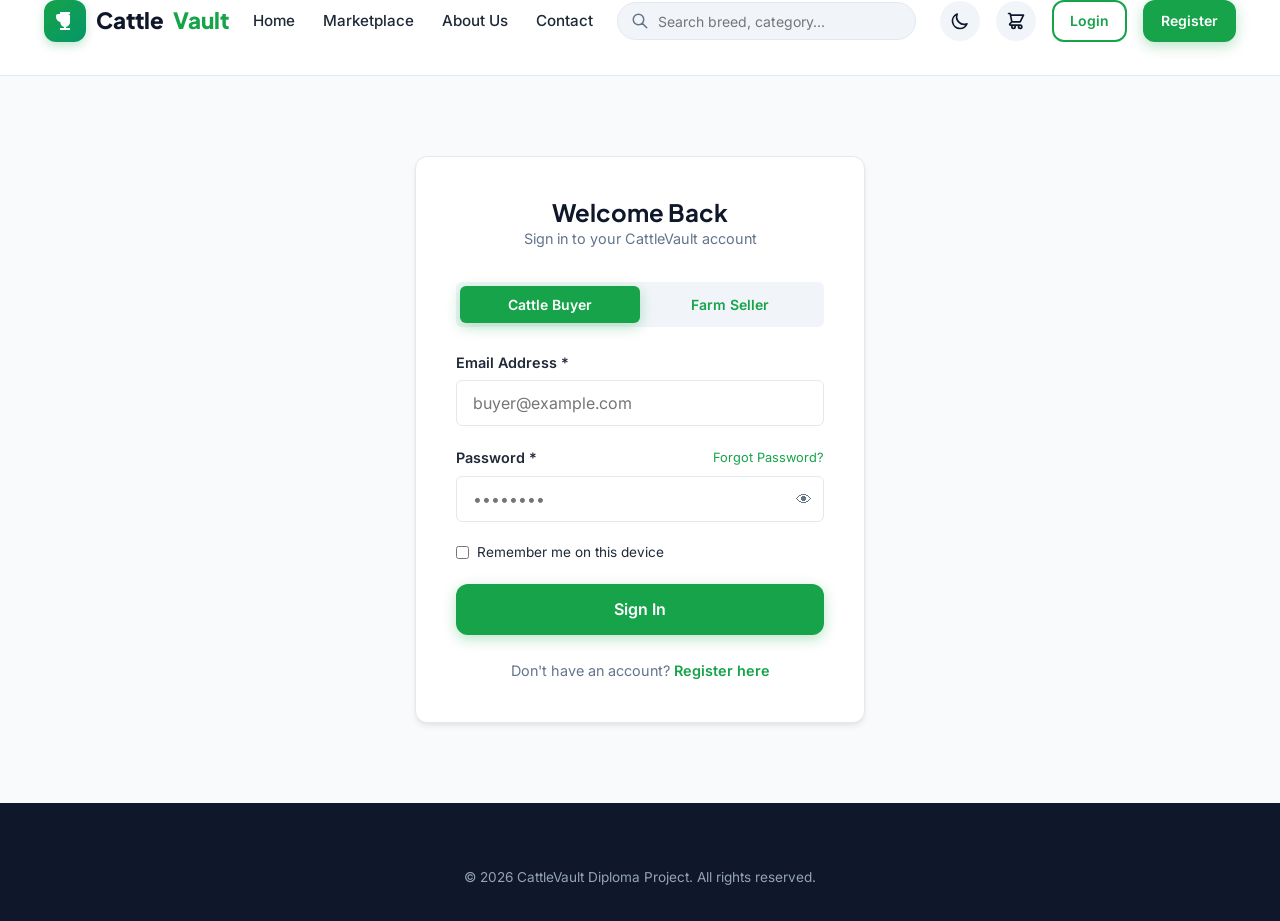
<file: Cow-Business-Ecommerce/login.html>
<!DOCTYPE html>
<html lang="en">
<head>
    <meta charset="UTF-8">
    <meta name="viewport" content="width=device-width, initial-scale=1.0">
    <meta name="description" content="User Login - Access your CattleVault Account to buy or sell cattle.">
    <title>Login | CattleVault</title>
    <link rel="stylesheet" href="css/style.css">
    <link rel="stylesheet" href="css/responsive.css">
</head>
<body>

    <!-- ==================== HEADER ==================== -->
    <header class="header">
        <div class="container">
            <nav class="navbar">
                <a href="index.html" class="logo">
                    <div class="logo-icon"><svg width="24" height="24" fill="currentColor" viewBox="0 0 24 24"><path d="M19 5h-2V3H7v2H5c-1.1 0-2 .9-2 2v1c0 2.55 1.92 4.63 4.39 4.94A5.01 5.01 0 0011 17.9V19H7v2h10v-2h-4v-1.1c2.25-.41 4-2.39 4-4.9V7c0-1.1-.9-2-2-2z"/></svg></div>
                    Cattle<span>Vault</span>
                </a>

                <ul class="nav-menu" id="nav-menu">
                    <li><a href="index.html" class="nav-link">Home</a></li>
                    <li><a href="cows.html" class="nav-link">Marketplace</a></li>
                    <li><a href="about.html" class="nav-link">About Us</a></li>
                    <li><a href="contact.html" class="nav-link">Contact</a></li>
                </ul>

                <div class="nav-search">
                    <button class="search-icon-btn"><svg width="18" height="18" fill="none" stroke="currentColor" viewBox="0 0 24 24"><path stroke-linecap="round" stroke-linejoin="round" stroke-width="2" d="M21 21l-6-6m2-5a7 7 0 11-14 0 7 7 0 0114 0z"></path></svg></button>
                    <input type="text" id="nav-search-input" class="search-input" placeholder="Search breed, category...">
                    <div class="search-suggestions" id="search-suggestions"></div>
                </div>

                <div class="nav-actions">
                    <button class="icon-btn" id="theme-toggle-btn" title="Toggle Theme"><svg width="20" height="20" fill="none" stroke="currentColor" viewBox="0 0 24 24"><path stroke-linecap="round" stroke-linejoin="round" stroke-width="2" d="M20.354 15.354A9 9 0 018.646 3.646 9.003 9.003 0 0012 21a9.003 9.003 0 008.354-5.646z"></path></svg></button>
                    <a href="cart.html" class="icon-btn"><svg width="20" height="20" fill="none" stroke="currentColor" viewBox="0 0 24 24"><path stroke-linecap="round" stroke-linejoin="round" stroke-width="2" d="M3 3h2l.4 2M7 13h10l4-8H5.4M7 13L5.4 5M7 13l-2.293 2.293c-.63.63-.184 1.707.707 1.707H17m0 0a2 2 0 100 4 2 2 0 000-4zm-8 0a2 2 0 100 4 2 2 0 000-4z"></path></svg><span class="icon-badge cart-badge">0</span></a>
                    <a href="login.html" class="btn btn-secondary btn-sm">Login</a>
                    <a href="register.html" class="btn btn-primary btn-sm">Register</a>
                    <button class="mobile-toggle" id="mobile-toggle"><svg width="24" height="24" fill="none" stroke="currentColor" viewBox="0 0 24 24"><path stroke-linecap="round" stroke-linejoin="round" stroke-width="2" d="M4 6h16M4 12h16M4 18h16"></path></svg></button>
                </div>
            </nav>
        </div>
    </header>

    <!-- ==================== LOGIN FORM CONTAINER ==================== -->
    <section class="container" style="padding: 5rem 1.5rem; display:flex; justify-content:center;">
        <div style="width:100%; max-width:450px; background:var(--bg-card); padding:2.5rem; border-radius:var(--radius-md); border:1px solid var(--border-color); box-shadow:var(--shadow-md)">
            <div style="text-align:center; margin-bottom:2rem">
                <h2>Welcome Back</h2>
                <p style="color:var(--text-muted); font-size:0.9rem">Sign in to your CattleVault account</p>
            </div>

            <!-- Role Selector Pills -->
            <div style="display:grid; grid-template-columns:1fr 1fr; background:var(--bg-alt); padding:0.25rem; border-radius:var(--radius-sm); margin-bottom:1.5rem">
                <button type="button" class="btn btn-sm btn-primary" style="border-radius:var(--radius-sm)">Cattle Buyer</button>
                <button type="button" class="btn btn-sm btn-secondary" style="border:none">Farm Seller</button>
            </div>

            <form id="login-form">
                <div class="form-group">
                    <label class="form-label">Email Address *</label>
                    <input type="email" class="form-control" placeholder="buyer@example.com" required>
                </div>

                <div class="form-group">
                    <div style="display:flex; justify-content:space-between; align-items:center; margin-bottom:0.4rem">
                        <label class="form-label" style="margin:0">Password *</label>
                        <a href="#" style="font-size:0.8rem; color:var(--primary-color)">Forgot Password?</a>
                    </div>
                    <div style="position:relative">
                        <input type="password" id="login-pass" class="form-control" placeholder="••••••••" required>
                        <button type="button" onclick="const p = document.getElementById('login-pass'); p.type = p.type === 'password' ? 'text' : 'password';" style="position:absolute; right:12px; top:50%; transform:translateY(-50%); background:none; color:var(--text-muted)">👁</button>
                    </div>
                </div>

                <div class="form-group" style="display:flex; align-items:center; gap:0.5rem">
                    <input type="checkbox" id="remember-me">
                    <label for="remember-me" style="font-size:0.85rem">Remember me on this device</label>
                </div>

                <button type="submit" class="btn btn-primary btn-block" style="padding:0.85rem">Sign In</button>
            </form>

            <div style="text-align:center; margin-top:1.5rem; font-size:0.9rem; color:var(--text-muted)">
                Don't have an account? <a href="register.html" style="color:var(--primary-color); font-weight:600">Register here</a>
            </div>
        </div>
    </section>

    <!-- ==================== FOOTER ==================== -->
    <footer class="footer">
        <div class="container">
            <div class="footer-bottom" style="border:none; padding:0; justify-content:center">
                <p>&copy; 2026 CattleVault Diploma Project. All rights reserved.</p>
            </div>
        </div>
    </footer>

    <script src="js/products.js"></script>
    <script src="js/cart.js"></script>
    <script src="js/script.js"></script>
</body>
</html>
</file>
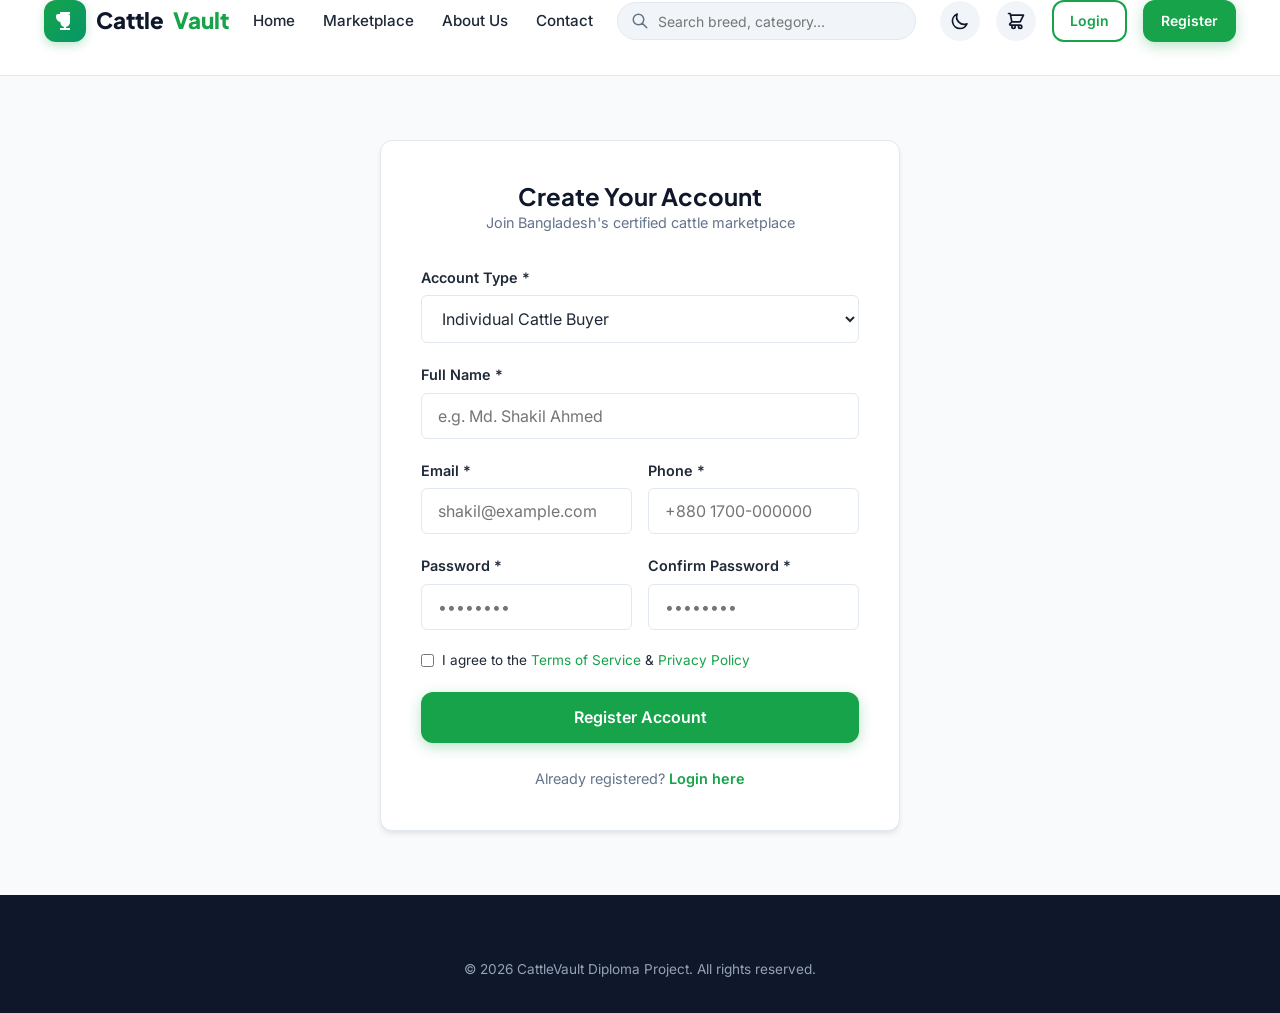
<file: Cow-Business-Ecommerce/register.html>
<!DOCTYPE html>
<html lang="en">
<head>
    <meta charset="UTF-8">
    <meta name="viewport" content="width=device-width, initial-scale=1.0">
    <meta name="description" content="Register Account - Join CattleVault as a Cattle Buyer or Commercial Livestock Seller.">
    <title>Register | CattleVault</title>
    <link rel="stylesheet" href="css/style.css">
    <link rel="stylesheet" href="css/responsive.css">
</head>
<body>

    <!-- ==================== HEADER ==================== -->
    <header class="header">
        <div class="container">
            <nav class="navbar">
                <a href="index.html" class="logo">
                    <div class="logo-icon"><svg width="24" height="24" fill="currentColor" viewBox="0 0 24 24"><path d="M19 5h-2V3H7v2H5c-1.1 0-2 .9-2 2v1c0 2.55 1.92 4.63 4.39 4.94A5.01 5.01 0 0011 17.9V19H7v2h10v-2h-4v-1.1c2.25-.41 4-2.39 4-4.9V7c0-1.1-.9-2-2-2z"/></svg></div>
                    Cattle<span>Vault</span>
                </a>

                <ul class="nav-menu" id="nav-menu">
                    <li><a href="index.html" class="nav-link">Home</a></li>
                    <li><a href="cows.html" class="nav-link">Marketplace</a></li>
                    <li><a href="about.html" class="nav-link">About Us</a></li>
                    <li><a href="contact.html" class="nav-link">Contact</a></li>
                </ul>

                <div class="nav-search">
                    <button class="search-icon-btn"><svg width="18" height="18" fill="none" stroke="currentColor" viewBox="0 0 24 24"><path stroke-linecap="round" stroke-linejoin="round" stroke-width="2" d="M21 21l-6-6m2-5a7 7 0 11-14 0 7 7 0 0114 0z"></path></svg></button>
                    <input type="text" id="nav-search-input" class="search-input" placeholder="Search breed, category...">
                    <div class="search-suggestions" id="search-suggestions"></div>
                </div>

                <div class="nav-actions">
                    <button class="icon-btn" id="theme-toggle-btn" title="Toggle Theme"><svg width="20" height="20" fill="none" stroke="currentColor" viewBox="0 0 24 24"><path stroke-linecap="round" stroke-linejoin="round" stroke-width="2" d="M20.354 15.354A9 9 0 018.646 3.646 9.003 9.003 0 0012 21a9.003 9.003 0 008.354-5.646z"></path></svg></button>
                    <a href="cart.html" class="icon-btn"><svg width="20" height="20" fill="none" stroke="currentColor" viewBox="0 0 24 24"><path stroke-linecap="round" stroke-linejoin="round" stroke-width="2" d="M3 3h2l.4 2M7 13h10l4-8H5.4M7 13L5.4 5M7 13l-2.293 2.293c-.63.63-.184 1.707.707 1.707H17m0 0a2 2 0 100 4 2 2 0 000-4zm-8 0a2 2 0 100 4 2 2 0 000-4z"></path></svg><span class="icon-badge cart-badge">0</span></a>
                    <a href="login.html" class="btn btn-secondary btn-sm">Login</a>
                    <a href="register.html" class="btn btn-primary btn-sm">Register</a>
                    <button class="mobile-toggle" id="mobile-toggle"><svg width="24" height="24" fill="none" stroke="currentColor" viewBox="0 0 24 24"><path stroke-linecap="round" stroke-linejoin="round" stroke-width="2" d="M4 6h16M4 12h16M4 18h16"></path></svg></button>
                </div>
            </nav>
        </div>
    </header>

    <!-- ==================== REGISTER FORM CONTAINER ==================== -->
    <section class="container" style="padding: 4rem 1.5rem; display:flex; justify-content:center;">
        <div style="width:100%; max-width:520px; background:var(--bg-card); padding:2.5rem; border-radius:var(--radius-md); border:1px solid var(--border-color); box-shadow:var(--shadow-md)">
            <div style="text-align:center; margin-bottom:2rem">
                <h2>Create Your Account</h2>
                <p style="color:var(--text-muted); font-size:0.9rem">Join Bangladesh's certified cattle marketplace</p>
            </div>

            <form id="register-form">
                <div class="form-group">
                    <label class="form-label">Account Type *</label>
                    <select class="form-control" required>
                        <option value="buyer">Individual Cattle Buyer</option>
                        <option value="commercial_buyer">Commercial Dairy Farm Buyer</option>
                        <option value="seller">Registered Cattle Seller / Farmer</option>
                    </select>
                </div>

                <div class="form-group">
                    <label class="form-label">Full Name *</label>
                    <input type="text" class="form-control" placeholder="e.g. Md. Shakil Ahmed" required>
                </div>

                <div style="display:grid; grid-template-columns:1fr 1fr; gap:1rem">
                    <div class="form-group">
                        <label class="form-label">Email *</label>
                        <input type="email" class="form-control" placeholder="shakil@example.com" required>
                    </div>
                    <div class="form-group">
                        <label class="form-label">Phone *</label>
                        <input type="tel" class="form-control" placeholder="+880 1700-000000" required>
                    </div>
                </div>

                <div style="display:grid; grid-template-columns:1fr 1fr; gap:1rem">
                    <div class="form-group">
                        <label class="form-label">Password *</label>
                        <input type="password" class="form-control" placeholder="••••••••" required>
                    </div>
                    <div class="form-group">
                        <label class="form-label">Confirm Password *</label>
                        <input type="password" class="form-control" placeholder="••••••••" required>
                    </div>
                </div>

                <div class="form-group" style="display:flex; align-items:center; gap:0.5rem">
                    <input type="checkbox" id="terms" required>
                    <label for="terms" style="font-size:0.85rem">I agree to the <a href="#" style="color:var(--primary-color)">Terms of Service</a> & <a href="#" style="color:var(--primary-color)">Privacy Policy</a></label>
                </div>

                <button type="submit" class="btn btn-primary btn-block" style="padding:0.85rem">Register Account</button>
            </form>

            <div style="text-align:center; margin-top:1.5rem; font-size:0.9rem; color:var(--text-muted)">
                Already registered? <a href="login.html" style="color:var(--primary-color); font-weight:600">Login here</a>
            </div>
        </div>
    </section>

    <!-- ==================== FOOTER ==================== -->
    <footer class="footer">
        <div class="container">
            <div class="footer-bottom" style="border:none; padding:0; justify-content:center">
                <p>&copy; 2026 CattleVault Diploma Project. All rights reserved.</p>
            </div>
        </div>
    </footer>

    <script src="js/products.js"></script>
    <script src="js/cart.js"></script>
    <script src="js/script.js"></script>
</body>
</html>
</file>
<file: Cow-Business-Ecommerce/css/style.css>
/* ==========================================================================
   Cow Business E-commerce - Main Stylesheet (Vanilla CSS3)
   Theme: Clean, Modern, White & Green Cattle Marketplace
   Target: Diploma Student Project
   ========================================================================== */

/* --- Google Fonts Import --- */
@import url('https://fonts.googleapis.com/css2?family=Inter:wght@300;400;500;600;700;800&family=Plus+Jakarta+Sans:wght@500;600;700;800&display=swap');

/* --- Root CSS Variables --- */
:root {
    /* Brand Colors */
    --primary-color: #16A34A;
    --primary-hover: #15803D;
    --primary-light: #DCFCE7;
    --primary-ultra-light: #F0FDF4;
    --secondary-color: #059669;
    --accent-color: #F59E0B;
    --accent-hover: #D97706;

    /* Status Colors */
    --success-color: #10B981;
    --danger-color: #EF4444;
    --info-color: #3B82F6;

    /* Theme Neutral Colors (Light Theme Default) */
    --bg-main: #F8FAFC;
    --bg-card: #FFFFFF;
    --bg-header: rgba(255, 255, 255, 0.92);
    --bg-alt: #F1F5F9;
    
    --text-dark: #0F172A;
    --text-main: #1F2937;
    --text-muted: #64748B;
    --text-light: #94A3B8;

    --border-color: #E2E8F0;
    --border-hover: #CBD5E1;

    /* Shadows & Effects */
    --shadow-sm: 0 1px 2px 0 rgba(0, 0, 0, 0.05);
    --shadow-md: 0 4px 6px -1px rgba(0, 0, 0, 0.07), 0 2px 4px -1px rgba(0, 0, 0, 0.04);
    --shadow-lg: 0 10px 25px -5px rgba(22, 163, 74, 0.12), 0 8px 10px -6px rgba(0, 0, 0, 0.04);
    --shadow-xl: 0 20px 25px -5px rgba(0, 0, 0, 0.1), 0 10px 10px -5px rgba(0, 0, 0, 0.04);

    --radius-sm: 6px;
    --radius-md: 12px;
    --radius-lg: 18px;
    --radius-full: 9999px;

    --transition: all 0.25s cubic-bezier(0.4, 0, 0.2, 1);
    --header-height: 76px;
}

/* --- Dark Theme Overrides --- */
[data-theme="dark"] {
    --bg-main: #0B132B;
    --bg-card: #1C2541;
    --bg-header: rgba(28, 37, 65, 0.92);
    --bg-alt: #161F38;

    --text-dark: #F8FAFC;
    --text-main: #E2E8F0;
    --text-muted: #94A3B8;
    --text-light: #64748B;

    --border-color: #2E3A59;
    --border-hover: #475569;

    --shadow-md: 0 4px 12px rgba(0, 0, 0, 0.3);
    --shadow-lg: 0 10px 25px rgba(0, 0, 0, 0.4);
    --primary-ultra-light: rgba(22, 163, 74, 0.15);
}

/* --- Global Resets & Base Styles --- */
*, *::before, *::after {
    margin: 0;
    padding: 0;
    box-sizing: border-box;
}

html {
    scroll-behavior: smooth;
    font-size: 16px;
}

body {
    font-family: 'Inter', -apple-system, BlinkMacSystemFont, sans-serif;
    background-color: var(--bg-main);
    color: var(--text-main);
    line-height: 1.6;
    overflow-x: hidden;
    transition: background-color 0.3s ease, color 0.3s ease;
}

h1, h2, h3, h4, h5, h6 {
    font-family: 'Plus Jakarta Sans', sans-serif;
    color: var(--text-dark);
    font-weight: 700;
    line-height: 1.25;
}

a {
    text-decoration: none;
    color: inherit;
    transition: var(--transition);
}

ul {
    list-style: none;
}

img {
    max-width: 100%;
    height: auto;
    display: block;
}

button, input, select, textarea {
    font-family: inherit;
    font-size: inherit;
    outline: none;
    border: none;
}

button {
    cursor: pointer;
}

.container {
    width: 100%;
    max-width: 1240px;
    margin: 0 auto;
    padding: 0 1.5rem;
}

/* --- Utility Components & Buttons --- */
.btn {
    display: inline-flex;
    align-items: center;
    justify-content: center;
    gap: 0.5rem;
    padding: 0.75rem 1.5rem;
    font-weight: 600;
    border-radius: var(--radius-md);
    transition: var(--transition);
    border: 2px solid transparent;
}

.btn-primary {
    background-color: var(--primary-color);
    color: #FFFFFF;
    box-shadow: 0 4px 14px rgba(22, 163, 74, 0.3);
}

.btn-primary:hover {
    background-color: var(--primary-hover);
    transform: translateY(-2px);
    box-shadow: 0 6px 20px rgba(22, 163, 74, 0.4);
}

.btn-secondary {
    background-color: transparent;
    border-color: var(--primary-color);
    color: var(--primary-color);
}

.btn-secondary:hover {
    background-color: var(--primary-ultra-light);
    transform: translateY(-2px);
}

.btn-accent {
    background-color: var(--accent-color);
    color: #FFFFFF;
    box-shadow: 0 4px 14px rgba(245, 158, 11, 0.3);
}

.btn-accent:hover {
    background-color: var(--accent-hover);
    transform: translateY(-2px);
}

.btn-sm {
    padding: 0.5rem 1rem;
    font-size: 0.875rem;
}

.btn-block {
    width: 100%;
}

.badge {
    display: inline-flex;
    align-items: center;
    gap: 0.25rem;
    padding: 0.25rem 0.75rem;
    font-size: 0.75rem;
    font-weight: 700;
    border-radius: var(--radius-full);
    text-transform: uppercase;
    letter-spacing: 0.5px;
}

.badge-success {
    background-color: #DCFCE7;
    color: #15803D;
}

.badge-warning {
    background-color: #FEF3C7;
    color: #B45309;
}

.badge-accent {
    background-color: var(--accent-color);
    color: #FFFFFF;
}

.section-title {
    text-align: center;
    margin-bottom: 3rem;
}

.section-title span {
    color: var(--primary-color);
    font-weight: 700;
    text-transform: uppercase;
    font-size: 0.875rem;
    letter-spacing: 1px;
    display: block;
    margin-bottom: 0.5rem;
}

.section-title h2 {
    font-size: 2.25rem;
    color: var(--text-dark);
}

/* --- Header & Navigation --- */
.header {
    position: sticky;
    top: 0;
    left: 0;
    width: 100%;
    height: var(--header-height);
    background-color: var(--bg-header);
    backdrop-filter: blur(12px);
    -webkit-backdrop-filter: blur(12px);
    border-bottom: 1px solid var(--border-color);
    z-index: 1000;
    transition: var(--transition);
}

.navbar {
    display: flex;
    align-items: center;
    justify-content: space-between;
    height: 100%;
    gap: 1.5rem;
}

.logo {
    display: flex;
    align-items: center;
    gap: 0.6rem;
    font-size: 1.4rem;
    font-weight: 800;
    color: var(--text-dark);
    font-family: 'Plus Jakarta Sans', sans-serif;
}

.logo-icon {
    width: 42px;
    height: 42px;
    background: linear-gradient(135deg, var(--primary-color), var(--secondary-color));
    color: #FFFFFF;
    border-radius: var(--radius-md);
    display: flex;
    align-items: center;
    justify-content: center;
    box-shadow: 0 4px 10px rgba(22, 163, 74, 0.25);
}

.logo span {
    color: var(--primary-color);
}

.nav-menu {
    display: flex;
    align-items: center;
    gap: 1.75rem;
}

.nav-link {
    font-weight: 500;
    color: var(--text-main);
    font-size: 0.95rem;
    position: relative;
    padding: 0.25rem 0;
}

.nav-link:hover, .nav-link.active {
    color: var(--primary-color);
}

.nav-link.active::after {
    content: '';
    position: absolute;
    bottom: -4px;
    left: 0;
    width: 100%;
    height: 2.5px;
    background-color: var(--primary-color);
    border-radius: 2px;
}

/* Header Search */
.nav-search {
    position: relative;
    flex: 1;
    max-width: 320px;
}

.search-input {
    width: 100%;
    padding: 0.6rem 1rem 0.6rem 2.5rem;
    background-color: var(--bg-alt);
    border: 1px solid var(--border-color);
    border-radius: var(--radius-full);
    color: var(--text-main);
    font-size: 0.875rem;
    transition: var(--transition);
}

.search-input:focus {
    border-color: var(--primary-color);
    background-color: var(--bg-card);
    box-shadow: 0 0 0 3px rgba(22, 163, 74, 0.15);
}

.search-icon-btn {
    position: absolute;
    left: 0.85rem;
    top: 50%;
    transform: translateY(-50%);
    color: var(--text-muted);
    background: none;
    display: flex;
}

.search-suggestions {
    position: absolute;
    top: 110%;
    left: 0;
    width: 100%;
    background: var(--bg-card);
    border: 1px solid var(--border-color);
    border-radius: var(--radius-md);
    box-shadow: var(--shadow-lg);
    display: none;
    z-index: 100;
    max-height: 280px;
    overflow-y: auto;
}

.search-suggestions.active {
    display: block;
}

.suggestion-item {
    padding: 0.6rem 1rem;
    display: flex;
    align-items: center;
    justify-content: space-between;
    cursor: pointer;
    border-bottom: 1px solid var(--border-color);
}

.suggestion-item:hover {
    background-color: var(--primary-ultra-light);
}

/* Header Action Icons */
.nav-actions {
    display: flex;
    align-items: center;
    gap: 1rem;
}

.icon-btn {
    width: 40px;
    height: 40px;
    border-radius: var(--radius-full);
    background-color: var(--bg-alt);
    color: var(--text-dark);
    display: flex;
    align-items: center;
    justify-content: center;
    position: relative;
    transition: var(--transition);
}

.icon-btn:hover {
    background-color: var(--primary-light);
    color: var(--primary-color);
}

.icon-badge {
    position: absolute;
    top: -4px;
    right: -4px;
    background-color: var(--accent-color);
    color: #FFFFFF;
    font-size: 0.7rem;
    font-weight: 700;
    width: 18px;
    height: 18px;
    border-radius: 50%;
    display: flex;
    align-items: center;
    justify-content: center;
}

.mobile-toggle {
    display: none;
    font-size: 1.5rem;
    background: none;
    color: var(--text-dark);
}

/* --- Hero Section --- */
.hero {
    position: relative;
    padding: 4rem 0 6rem;
    background: linear-gradient(135deg, var(--primary-ultra-light) 0%, var(--bg-main) 100%);
    overflow: hidden;
}

.hero-grid {
    display: grid;
    grid-template-columns: 1fr 1fr;
    gap: 3rem;
    align-items: center;
}

.hero-content h1 {
    font-size: 3rem;
    margin-bottom: 1.25rem;
    color: var(--text-dark);
}

.hero-content h1 span {
    color: var(--primary-color);
}

.hero-content p {
    font-size: 1.125rem;
    color: var(--text-muted);
    margin-bottom: 2rem;
}

.hero-buttons {
    display: flex;
    gap: 1rem;
    flex-wrap: wrap;
}

.hero-features-list {
    display: flex;
    gap: 1.5rem;
    margin-top: 2.5rem;
    padding-top: 2rem;
    border-top: 1px solid var(--border-color);
}

.feature-pill {
    display: flex;
    align-items: center;
    gap: 0.5rem;
    font-size: 0.875rem;
    font-weight: 600;
    color: var(--text-dark);
}

.feature-pill svg {
    color: var(--primary-color);
}

.hero-image-wrapper {
    position: relative;
    border-radius: var(--radius-lg);
    overflow: hidden;
    box-shadow: var(--shadow-xl);
    border: 4px solid var(--bg-card);
}

.hero-image-wrapper img {
    width: 100%;
    height: 400px;
    object-fit: cover;
    transition: transform 0.5s ease;
}

.hero-image-wrapper:hover img {
    transform: scale(1.03);
}

.hero-floating-card {
    position: absolute;
    bottom: 20px;
    left: 20px;
    background: var(--bg-card);
    padding: 1rem 1.25rem;
    border-radius: var(--radius-md);
    box-shadow: var(--shadow-lg);
    display: flex;
    align-items: center;
    gap: 0.75rem;
    border: 1px solid var(--border-color);
}

.hero-floating-card .card-icon {
    width: 40px;
    height: 40px;
    border-radius: 50%;
    background-color: #DCFCE7;
    color: var(--primary-color);
    display: flex;
    align-items: center;
    justify-content: center;
}

/* --- Categories Section --- */
.categories-section {
    padding: 5rem 0;
}

.categories-grid {
    display: grid;
    grid-template-columns: repeat(auto-fit, minmax(200px, 1fr));
    gap: 1.5rem;
}

.category-card {
    background: var(--bg-card);
    border: 1px solid var(--border-color);
    border-radius: var(--radius-md);
    padding: 2rem 1.5rem;
    text-align: center;
    transition: var(--transition);
    cursor: pointer;
    box-shadow: var(--shadow-sm);
}

.category-card:hover {
    transform: translateY(-5px);
    border-color: var(--primary-color);
    box-shadow: var(--shadow-lg);
}

.category-icon {
    width: 60px;
    height: 60px;
    margin: 0 auto 1.25rem;
    background: var(--primary-ultra-light);
    color: var(--primary-color);
    border-radius: 50%;
    display: flex;
    align-items: center;
    justify-content: center;
}

.category-card h3 {
    font-size: 1.15rem;
    margin-bottom: 0.4rem;
}

.category-card p {
    font-size: 0.85rem;
    color: var(--text-muted);
}

/* --- Featured Cattle & Product Card --- */
.featured-section {
    padding: 5rem 0;
    background-color: var(--bg-alt);
}

.products-grid {
    display: grid;
    grid-template-columns: repeat(auto-fill, minmax(290px, 1fr));
    gap: 2rem;
}

.product-card {
    background-color: var(--bg-card);
    border-radius: var(--radius-md);
    border: 1px solid var(--border-color);
    overflow: hidden;
    box-shadow: var(--shadow-sm);
    transition: var(--transition);
    display: flex;
    flex-direction: column;
    position: relative;
}

.product-card:hover {
    transform: translateY(-6px);
    box-shadow: var(--shadow-lg);
    border-color: var(--primary-light);
}

.product-image {
    position: relative;
    width: 100%;
    height: 220px;
    overflow: hidden;
    background-color: var(--bg-alt);
}

.product-image img {
    width: 100%;
    height: 100%;
    object-fit: cover;
    transition: transform 0.5s ease;
}

.product-card:hover .product-image img {
    transform: scale(1.05);
}

.wishlist-btn {
    position: absolute;
    top: 12px;
    right: 12px;
    width: 36px;
    height: 36px;
    border-radius: 50%;
    background: rgba(255, 255, 255, 0.9);
    color: var(--text-muted);
    display: flex;
    align-items: center;
    justify-content: center;
    box-shadow: 0 2px 8px rgba(0, 0, 0, 0.15);
    transition: var(--transition);
}

.wishlist-btn:hover, .wishlist-btn.active {
    color: #EF4444;
    background: #FFFFFF;
}

.product-badge {
    position: absolute;
    top: 12px;
    left: 12px;
}

.product-content {
    padding: 1.25rem;
    display: flex;
    flex-direction: column;
    flex: 1;
}

.product-header {
    display: flex;
    justify-content: space-between;
    align-items: flex-start;
    margin-bottom: 0.5rem;
}

.product-title {
    font-size: 1.15rem;
    color: var(--text-dark);
}

.product-breed {
    font-size: 0.85rem;
    color: var(--primary-color);
    font-weight: 600;
    margin-bottom: 0.75rem;
}

.product-specs {
    display: flex;
    gap: 1rem;
    margin-bottom: 0.85rem;
    padding: 0.5rem 0.75rem;
    background-color: var(--bg-main);
    border-radius: var(--radius-sm);
    font-size: 0.8rem;
    color: var(--text-muted);
}

.product-seller {
    display: flex;
    align-items: center;
    gap: 0.5rem;
    font-size: 0.8rem;
    color: var(--text-muted);
    margin-bottom: 1rem;
}

.rating-stars {
    color: var(--accent-color);
    display: flex;
    align-items: center;
    gap: 0.2rem;
    font-size: 0.85rem;
}

.product-footer {
    display: flex;
    align-items: center;
    justify-content: space-between;
    margin-top: auto;
    padding-top: 0.85rem;
    border-top: 1px solid var(--border-color);
}

.product-price {
    font-size: 1.3rem;
    font-weight: 800;
    color: var(--primary-color);
}

.product-actions {
    display: flex;
    gap: 0.5rem;
}

/* --- Why Choose Us Section --- */
.why-us-section {
    padding: 5rem 0;
}

.features-grid {
    display: grid;
    grid-template-columns: repeat(auto-fit, minmax(220px, 1fr));
    gap: 2rem;
}

.feature-box {
    background: var(--bg-card);
    border-radius: var(--radius-md);
    padding: 2.25rem 1.5rem;
    border: 1px solid var(--border-color);
    box-shadow: var(--shadow-sm);
    text-align: center;
    transition: var(--transition);
}

.feature-box:hover {
    transform: translateY(-5px);
    box-shadow: var(--shadow-lg);
    border-color: var(--primary-color);
}

.feature-icon-wrapper {
    width: 70px;
    height: 70px;
    background: var(--primary-ultra-light);
    color: var(--primary-color);
    border-radius: var(--radius-md);
    display: flex;
    align-items: center;
    justify-content: center;
    margin: 0 auto 1.5rem;
}

.feature-box h3 {
    font-size: 1.2rem;
    margin-bottom: 0.75rem;
}

.feature-box p {
    font-size: 0.9rem;
    color: var(--text-muted);
}

/* --- Special Offers Section --- */
.offers-section {
    padding: 4rem 0;
    background: linear-gradient(135deg, var(--primary-dark) 0%, #064E3B 100%);
    color: #FFFFFF;
    border-radius: var(--radius-lg);
    margin: 3rem 0;
    position: relative;
    overflow: hidden;
}

.offers-grid {
    display: grid;
    grid-template-columns: 1fr 1fr;
    gap: 2.5rem;
    align-items: center;
}

.offers-content h2 {
    color: #FFFFFF;
    font-size: 2.5rem;
    margin-bottom: 1rem;
}

.offers-content p {
    color: #E2E8F0;
    font-size: 1.1rem;
    margin-bottom: 1.5rem;
}

.timer {
    display: flex;
    gap: 1rem;
    margin-bottom: 2rem;
}

.timer-box {
    background: rgba(255, 255, 255, 0.15);
    backdrop-filter: blur(8px);
    padding: 0.75rem 1.25rem;
    border-radius: var(--radius-md);
    text-align: center;
    min-width: 70px;
}

.timer-box .number {
    font-size: 1.5rem;
    font-weight: 800;
    display: block;
}

.timer-box .label {
    font-size: 0.75rem;
    text-transform: uppercase;
    opacity: 0.8;
}

/* --- Customer Reviews Section --- */
.reviews-section {
    padding: 5rem 0;
}

.reviews-grid {
    display: grid;
    grid-template-columns: repeat(auto-fit, minmax(300px, 1fr));
    gap: 2rem;
}

.review-card {
    background: var(--bg-card);
    border: 1px solid var(--border-color);
    border-radius: var(--radius-md);
    padding: 2rem;
    box-shadow: var(--shadow-sm);
    display: flex;
    flex-direction: column;
    gap: 1rem;
}

.review-user {
    display: flex;
    align-items: center;
    gap: 1rem;
}

.user-avatar {
    width: 48px;
    height: 48px;
    border-radius: 50%;
    background-color: var(--primary-light);
    color: var(--primary-color);
    font-weight: 700;
    display: flex;
    align-items: center;
    justify-content: center;
}

.user-info h4 {
    font-size: 1rem;
}

.user-info p {
    font-size: 0.8rem;
    color: var(--text-muted);
}

.review-text {
    font-size: 0.95rem;
    color: var(--text-main);
    font-style: italic;
}

/* --- FAQ Accordion Section --- */
.faq-section {
    padding: 5rem 0;
    background-color: var(--bg-alt);
}

.faq-container {
    max-width: 800px;
    margin: 0 auto;
}

.faq-item {
    background: var(--bg-card);
    border: 1px solid var(--border-color);
    border-radius: var(--radius-md);
    margin-bottom: 1rem;
    overflow: hidden;
}

.faq-question {
    padding: 1.25rem 1.5rem;
    width: 100%;
    text-align: left;
    display: flex;
    align-items: center;
    justify-content: space-between;
    font-weight: 600;
    font-size: 1.05rem;
    color: var(--text-dark);
    background: none;
}

.faq-icon {
    transition: transform 0.3s ease;
}

.faq-item.active .faq-icon {
    transform: rotate(180deg);
}

.faq-answer {
    padding: 0 1.5rem 1.25rem;
    display: none;
    color: var(--text-muted);
    font-size: 0.95rem;
}

.faq-item.active .faq-answer {
    display: block;
}

/* --- Newsletter Section --- */
.newsletter-section {
    padding: 4rem 0;
    background: var(--primary-ultra-light);
    border-top: 1px solid var(--border-color);
    border-bottom: 1px solid var(--border-color);
}

.newsletter-box {
    max-width: 600px;
    margin: 0 auto;
    text-align: center;
}

.newsletter-box h2 {
    font-size: 2rem;
    margin-bottom: 0.5rem;
}

.newsletter-box p {
    color: var(--text-muted);
    margin-bottom: 1.5rem;
}

.newsletter-form {
    display: flex;
    gap: 0.5rem;
}

.newsletter-form input {
    flex: 1;
    padding: 0.85rem 1.25rem;
    border-radius: var(--radius-md);
    border: 1px solid var(--border-color);
    background: var(--bg-card);
    color: var(--text-main);
}

/* --- Footer --- */
.footer {
    background-color: var(--text-dark);
    color: #94A3B8;
    padding: 4rem 0 2rem;
}

.footer-grid {
    display: grid;
    grid-template-columns: 2fr repeat(3, 1fr);
    gap: 3rem;
    margin-bottom: 3rem;
}

.footer-brand .logo {
    color: #FFFFFF;
    margin-bottom: 1rem;
}

.footer-brand p {
    font-size: 0.9rem;
    line-height: 1.6;
    margin-bottom: 1.5rem;
}

.footer-column h3 {
    color: #FFFFFF;
    font-size: 1.1rem;
    margin-bottom: 1.25rem;
}

.footer-links li {
    margin-bottom: 0.75rem;
}

.footer-links a {
    color: #94A3B8;
    font-size: 0.9rem;
}

.footer-links a:hover {
    color: var(--primary-color);
}

.social-links {
    display: flex;
    gap: 0.75rem;
}

.social-icon {
    width: 36px;
    height: 36px;
    border-radius: 50%;
    background: #1E293B;
    color: #FFFFFF;
    display: flex;
    align-items: center;
    justify-content: center;
    transition: var(--transition);
}

.social-icon:hover {
    background: var(--primary-color);
}

.footer-bottom {
    padding-top: 2rem;
    border-top: 1px solid #1E293B;
    display: flex;
    align-items: center;
    justify-content: space-between;
    font-size: 0.85rem;
}

.payment-methods {
    display: flex;
    gap: 0.5rem;
}

.payment-badge {
    background: #1E293B;
    color: #FFFFFF;
    padding: 0.25rem 0.6rem;
    border-radius: 4px;
    font-size: 0.75rem;
    font-weight: 700;
}

/* --- Page Header Layout (Inner Pages) --- */
.page-header {
    background: linear-gradient(135deg, var(--primary-ultra-light) 0%, var(--bg-main) 100%);
    padding: 3rem 0;
    text-align: center;
    border-bottom: 1px solid var(--border-color);
}

.page-header h1 {
    font-size: 2.25rem;
    margin-bottom: 0.5rem;
}

.breadcrumb {
    display: flex;
    justify-content: center;
    gap: 0.5rem;
    font-size: 0.875rem;
    color: var(--text-muted);
}

.breadcrumb a:hover {
    color: var(--primary-color);
}

/* --- Catalog Page Filters & Layout --- */
.catalog-layout {
    display: grid;
    grid-template-columns: 260px 1fr;
    gap: 2rem;
    padding: 3rem 0;
}

.filter-sidebar {
    background: var(--bg-card);
    border: 1px solid var(--border-color);
    border-radius: var(--radius-md);
    padding: 1.5rem;
    height: fit-content;
    box-shadow: var(--shadow-sm);
}

.filter-group {
    margin-bottom: 1.75rem;
    padding-bottom: 1.5rem;
    border-bottom: 1px solid var(--border-color);
}

.filter-group:last-child {
    border-bottom: none;
    margin-bottom: 0;
    padding-bottom: 0;
}

.filter-title {
    font-size: 1rem;
    margin-bottom: 1rem;
    color: var(--text-dark);
}

.filter-select, .filter-range {
    width: 100%;
    padding: 0.6rem;
    border: 1px solid var(--border-color);
    border-radius: var(--radius-sm);
    background: var(--bg-alt);
    color: var(--text-main);
}

.catalog-toolbar {
    display: flex;
    justify-content: space-between;
    align-items: center;
    margin-bottom: 2rem;
    padding-bottom: 1rem;
    border-bottom: 1px solid var(--border-color);
}

/* --- Cow Details Page --- */
.detail-grid {
    display: grid;
    grid-template-columns: 1fr 1fr;
    gap: 3rem;
    padding: 3rem 0;
}

.detail-gallery {
    display: flex;
    flex-direction: column;
    gap: 1rem;
}

.main-image {
    width: 100%;
    height: 400px;
    border-radius: var(--radius-md);
    overflow: hidden;
    box-shadow: var(--shadow-md);
}

.main-image img {
    width: 100%;
    height: 100%;
    object-fit: cover;
}

.gallery-thumbs {
    display: flex;
    gap: 1rem;
}

.thumb-img {
    width: 80px;
    height: 80px;
    border-radius: var(--radius-sm);
    overflow: hidden;
    cursor: pointer;
    border: 2px solid transparent;
}

.thumb-img.active {
    border-color: var(--primary-color);
}

.thumb-img img {
    width: 100%;
    height: 100%;
    object-fit: cover;
}

.detail-info h1 {
    font-size: 2.25rem;
    margin-bottom: 0.5rem;
}

.detail-price {
    font-size: 2rem;
    font-weight: 800;
    color: var(--primary-color);
    margin: 1rem 0;
}

.specs-table {
    width: 100%;
    margin: 1.5rem 0;
    border-collapse: collapse;
}

.specs-table td {
    padding: 0.75rem;
    border-bottom: 1px solid var(--border-color);
    font-size: 0.95rem;
}

.specs-table tr td:first-child {
    font-weight: 600;
    color: var(--text-dark);
    width: 40%;
}

/* --- Cart & Checkout Pages --- */
.cart-table-wrapper {
    overflow-x: auto;
    margin-bottom: 2rem;
}

.cart-table {
    width: 100%;
    border-collapse: collapse;
    background: var(--bg-card);
    border-radius: var(--radius-md);
    border: 1px solid var(--border-color);
}

.cart-table th, .cart-table td {
    padding: 1.25rem;
    text-align: left;
    border-bottom: 1px solid var(--border-color);
}

.cart-table th {
    background-color: var(--bg-alt);
    color: var(--text-dark);
    font-weight: 700;
}

.quantity-control {
    display: inline-flex;
    align-items: center;
    border: 1px solid var(--border-color);
    border-radius: var(--radius-sm);
}

.quantity-btn {
    width: 32px;
    height: 32px;
    background: var(--bg-alt);
    color: var(--text-dark);
    font-weight: 700;
}

.quantity-input {
    width: 40px;
    text-align: center;
    background: var(--bg-card);
    color: var(--text-main);
}

.checkout-grid {
    display: grid;
    grid-template-columns: 1.5fr 1fr;
    gap: 2.5rem;
    padding: 3rem 0;
}

.form-group {
    margin-bottom: 1.25rem;
}

.form-label {
    display: block;
    margin-bottom: 0.4rem;
    font-weight: 600;
    font-size: 0.9rem;
}

.form-control {
    width: 100%;
    padding: 0.75rem 1rem;
    border-radius: var(--radius-sm);
    border: 1px solid var(--border-color);
    background: var(--bg-card);
    color: var(--text-main);
    transition: var(--transition);
}

.form-control:focus {
    border-color: var(--primary-color);
    box-shadow: 0 0 0 3px rgba(22, 163, 74, 0.15);
}

.order-summary-box {
    background: var(--bg-card);
    border: 1px solid var(--border-color);
    border-radius: var(--radius-md);
    padding: 1.75rem;
    box-shadow: var(--shadow-sm);
    height: fit-content;
}

.summary-row {
    display: flex;
    justify-content: space-between;
    margin-bottom: 0.85rem;
    font-size: 0.95rem;
}

.summary-row.total {
    font-size: 1.2rem;
    font-weight: 800;
    color: var(--primary-color);
    padding-top: 1rem;
    border-top: 2px dashed var(--border-color);
}

/* --- Scroll To Top & Toast Notification --- */
.scroll-top-btn {
    position: fixed;
    bottom: 30px;
    right: 30px;
    width: 46px;
    height: 46px;
    border-radius: 50%;
    background-color: var(--primary-color);
    color: #FFFFFF;
    display: flex;
    align-items: center;
    justify-content: center;
    box-shadow: var(--shadow-lg);
    opacity: 0;
    visibility: hidden;
    transition: var(--transition);
    z-index: 999;
}

.scroll-top-btn.active {
    opacity: 1;
    visibility: visible;
}

.toast-container {
    position: fixed;
    bottom: 20px;
    left: 20px;
    z-index: 2000;
    display: flex;
    flex-direction: column;
    gap: 0.75rem;
}

.toast {
    background: var(--text-dark);
    color: #FFFFFF;
    padding: 0.85rem 1.5rem;
    border-radius: var(--radius-md);
    box-shadow: var(--shadow-lg);
    display: flex;
    align-items: center;
    gap: 0.75rem;
    animation: slideIn 0.3s ease forwards;
}

@keyframes slideIn {
    from {
        transform: translateX(-100%);
        opacity: 0;
    }
    to {
        transform: translateX(0);
        opacity: 1;
    }
}
</file>
<file: Cow-Business-Ecommerce/css/responsive.css>
/* ==========================================================================
   Cow Business E-commerce - Responsive Stylesheet
   Media Queries & Mobile Navigation Layout
   ========================================================================== */

/* --- Large Desktops (1200px and up) --- */
@media (max-width: 1200px) {
    .container {
        max-width: 100%;
    }
}

/* --- Laptops & Tablets (992px and down) --- */
@media (max-width: 992px) {
    .hero-grid {
        grid-template-columns: 1fr;
        gap: 2.5rem;
    }

    .hero-content {
        text-align: center;
    }

    .hero-content h1 {
        font-size: 2.5rem;
    }

    .hero-buttons {
        justify-content: center;
    }

    .hero-features-list {
        justify-content: center;
    }

    .catalog-layout {
        grid-template-columns: 1fr;
    }

    .detail-grid {
        grid-template-columns: 1fr;
    }

    .checkout-grid {
        grid-template-columns: 1fr;
    }

    .footer-grid {
        grid-template-columns: 1fr 1fr;
    }

    .offers-grid {
        grid-template-columns: 1fr;
        text-align: center;
    }

    .timer {
        justify-content: center;
    }
}

/* --- Mobile Devices (768px and down) --- */
@media (max-width: 768px) {
    :root {
        --header-height: 68px;
    }

    .nav-menu {
        position: fixed;
        top: var(--header-height);
        left: -100%;
        width: 80%;
        max-width: 320px;
        height: calc(100vh - var(--header-height));
        background-color: var(--bg-card);
        flex-direction: column;
        align-items: flex-start;
        padding: 2rem 1.5rem;
        box-shadow: var(--shadow-xl);
        transition: left 0.3s ease;
        z-index: 999;
        border-right: 1px solid var(--border-color);
    }

    .nav-menu.active {
        left: 0;
    }

    .mobile-toggle {
        display: block;
    }

    .nav-search {
        display: none; /* Accessible via mobile search overlay or catalog */
    }

    .section-title h2 {
        font-size: 1.75rem;
    }

    .hero-content h1 {
        font-size: 2rem;
    }

    .products-grid {
        grid-template-columns: repeat(auto-fill, minmax(260px, 1fr));
    }

    .footer-grid {
        grid-template-columns: 1fr;
    }

    .footer-bottom {
        flex-direction: column;
        gap: 1rem;
        text-align: center;
    }

    .newsletter-form {
        flex-direction: column;
    }
}

/* --- Small Mobile Devices (480px and down) --- */
@media (max-width: 480px) {
    .hero-buttons {
        flex-direction: column;
        width: 100%;
    }

    .hero-buttons .btn {
        width: 100%;
    }

    .timer-box {
        min-width: 55px;
        padding: 0.5rem;
    }

    .timer-box .number {
        font-size: 1.2rem;
    }

    .cart-table th, .cart-table td {
        padding: 0.75rem 0.5rem;
        font-size: 0.85rem;
    }
}
</file>
